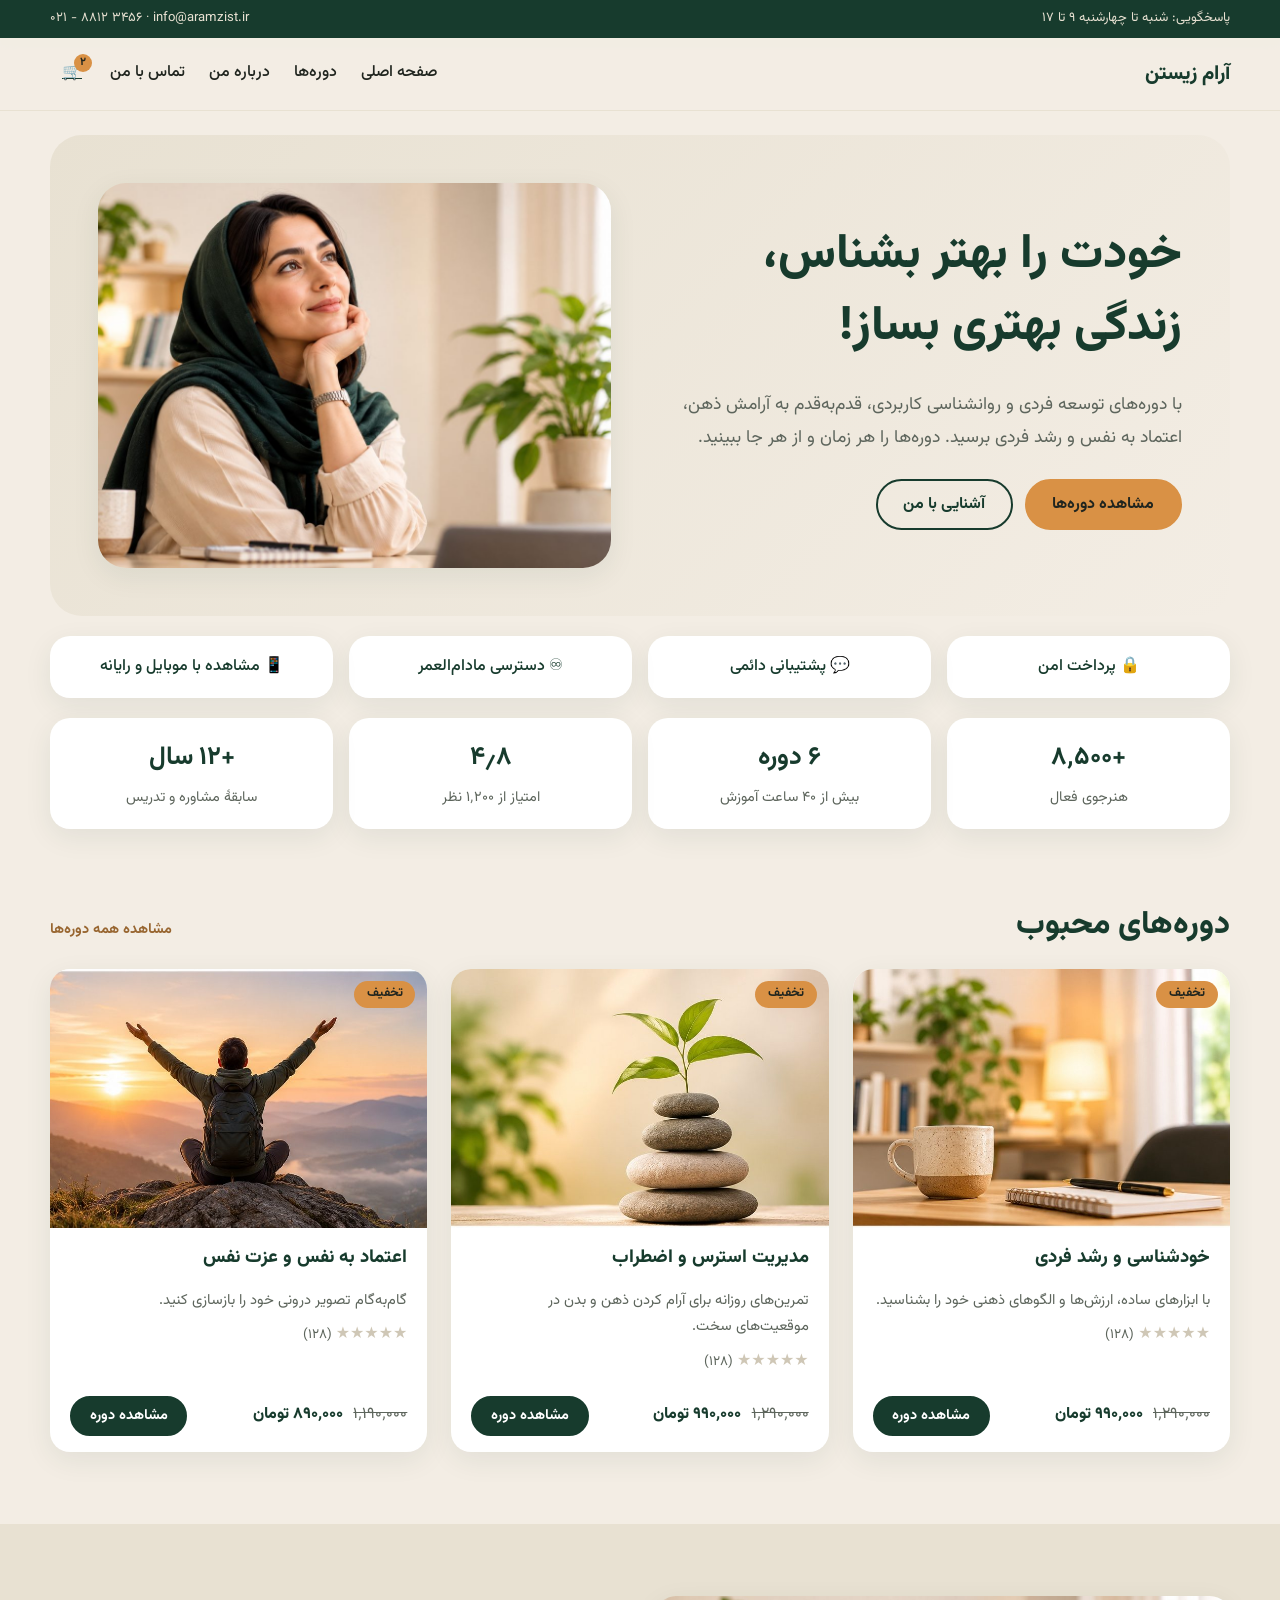
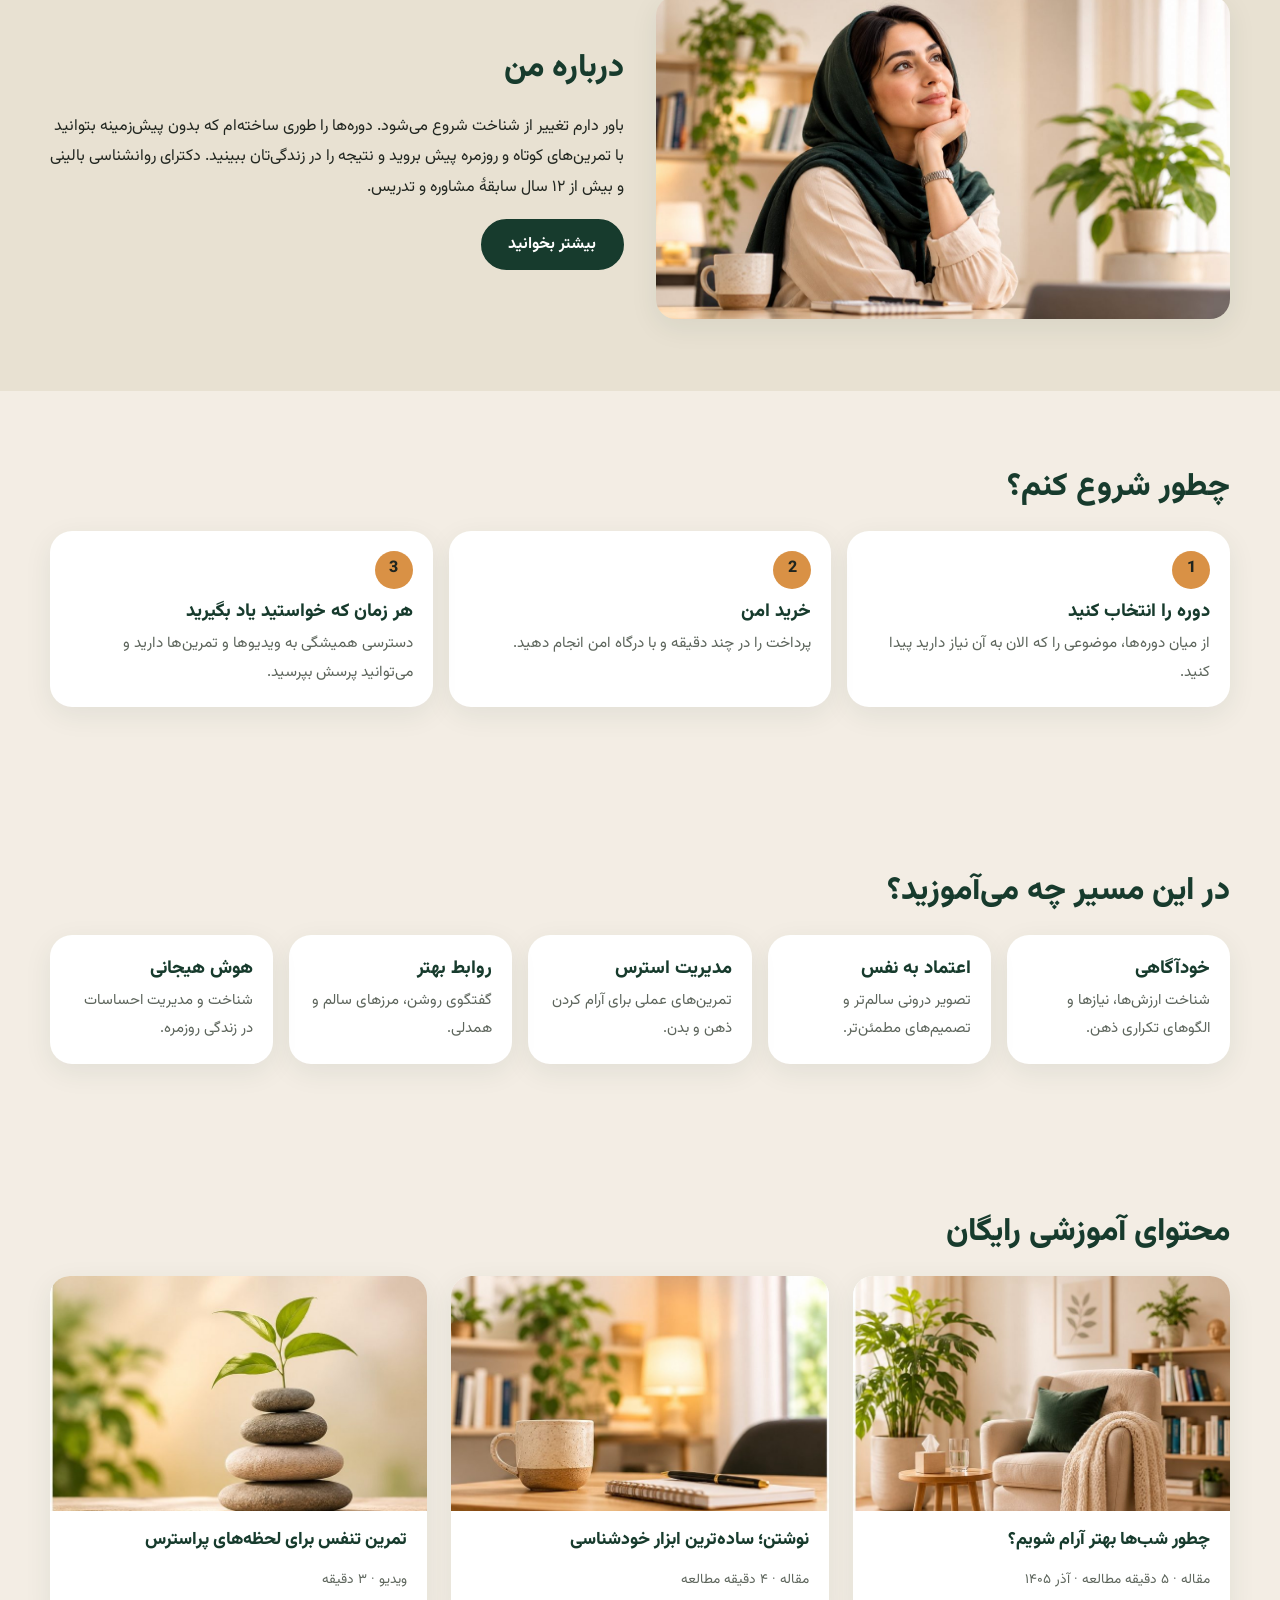
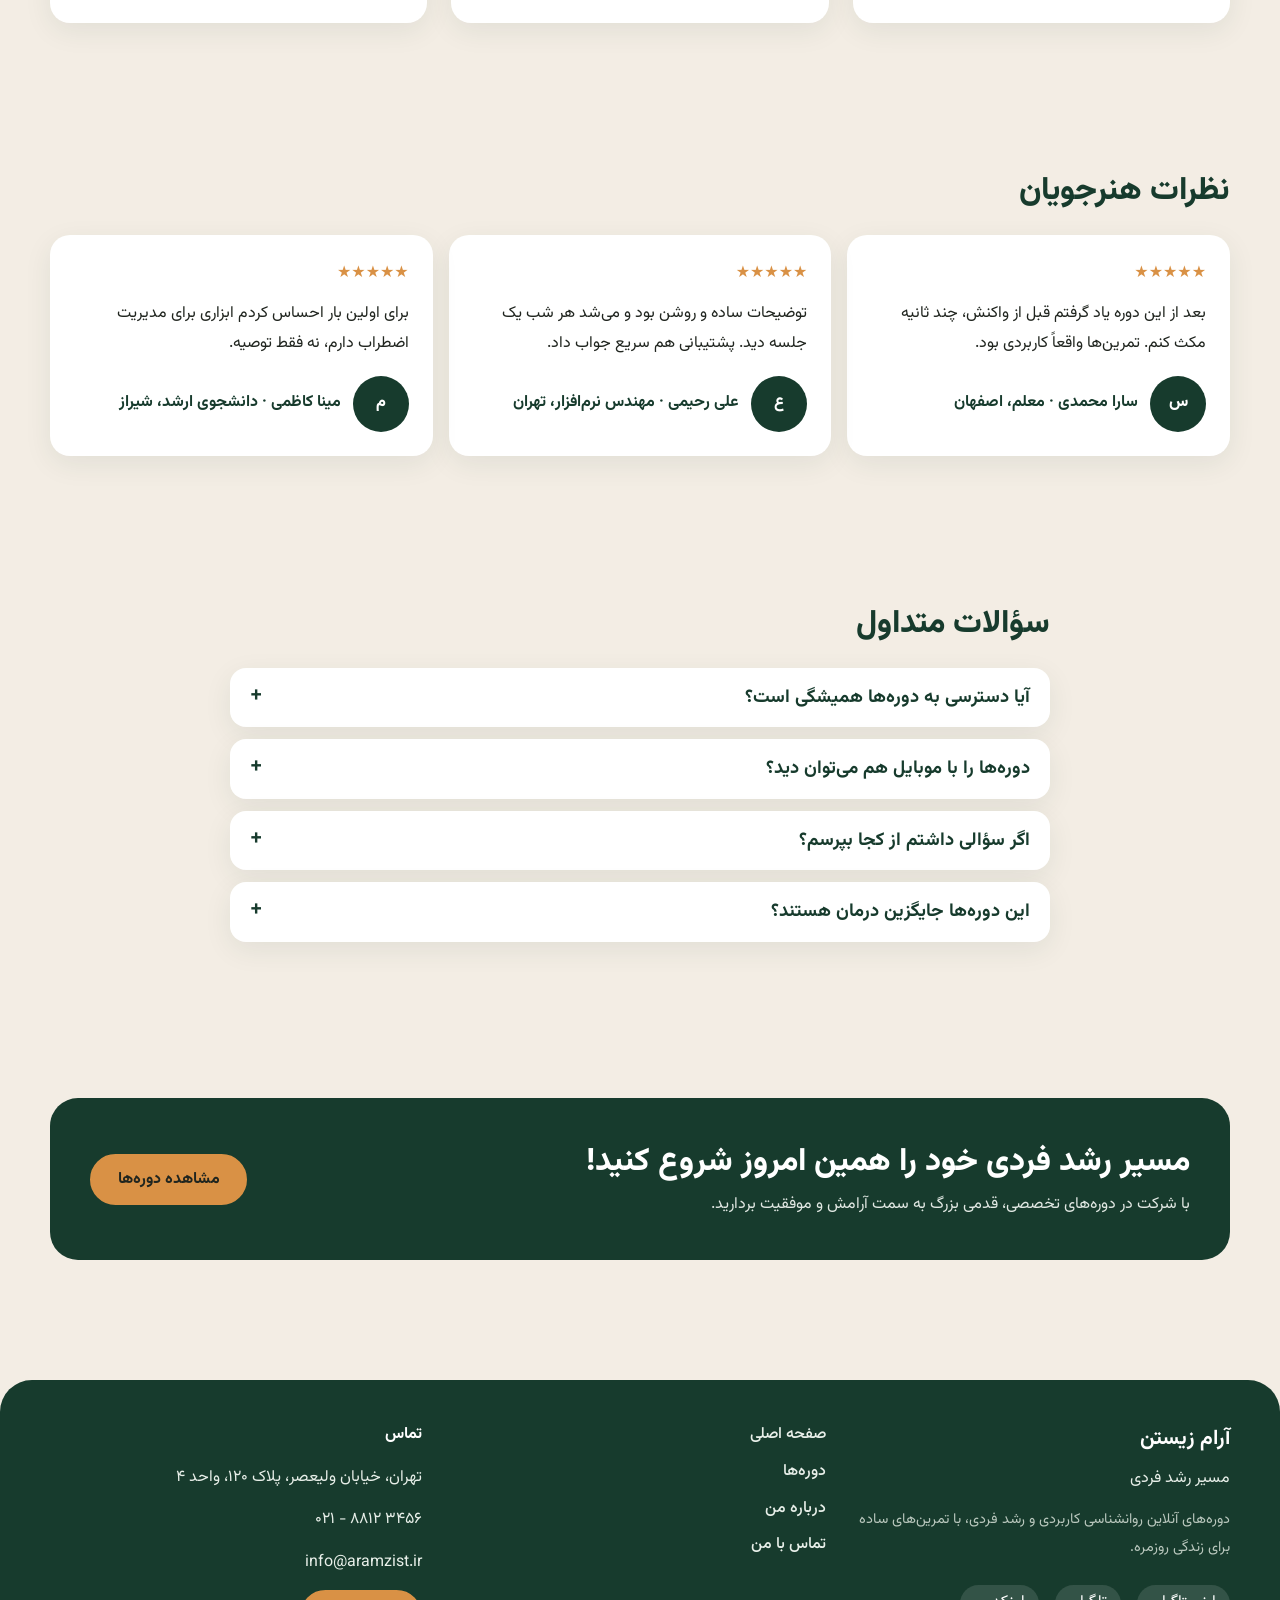
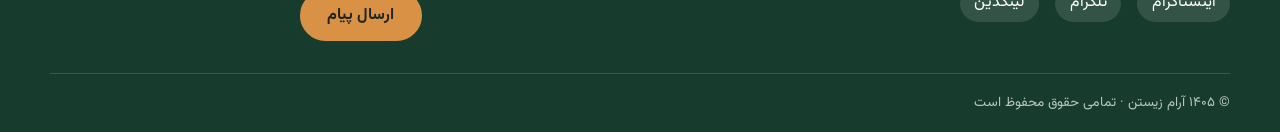
<file: index.html>
<!DOCTYPE html><html lang="fa" dir="rtl"><head><meta charset="utf-8"><meta name="viewport" content="width=device-width,initial-scale=1"><title>صفحه اصلی | آرام زیستن</title><meta name="description" content="دوره‌های آنلاین روانشناسی کاربردی و رشد فردی"><link rel="stylesheet" href="https://fonts.googleapis.com/css2?family=Vazirmatn:wght@300;400;500;700;800&display=swap"><link rel="stylesheet" href="assets/main.css"><link rel="stylesheet" href="assets/preview.css"></head><body><div class="topbar"><div class="wrap"><span>پاسخگویی: شنبه تا چهارشنبه ۹ تا ۱۷</span><span dir="ltr">۰۲۱ - ۸۸۱۲ ۳۴۵۶ · info@aramzist.ir</span></div></div><header class="site-header"><div class="wrap header-row"><button class="icon-btn nav-toggle" aria-expanded="false" aria-controls="primary-nav" aria-label="منو">☰</button><a class="brand" href="index.html"><span class="brand-name">آرام زیستن</span></a><nav id="primary-nav" class="primary-nav"><ul class="menu"><li><a href="index.html">صفحه اصلی</a></li><li><a href="shop.html">دوره‌ها</a></li><li><a href="about.html">درباره من</a></li><li><a href="contact.html">تماس با من</a></li></ul></nav><div class="header-tools"><a class="icon-btn" href="cart.html" aria-label="سبد خرید">🛒<span class="cart-count">۲</span></a></div></div></header><main><section class="hero"><div class="wrap hero-grid"><div class="hero-text"><h1>خودت را بهتر بشناس، زندگی بهتری بساز!</h1><p>با دوره‌های توسعه فردی و روانشناسی کاربردی، قدم‌به‌قدم به آرامش ذهن، اعتماد به نفس و رشد فردی برسید. دوره‌ها را هر زمان و از هر جا ببینید.</p><div class="actions"><a class="btn btn-orange" href="shop.html">مشاهده دوره‌ها</a><a class="btn btn-ghost" href="about.html">آشنایی با من</a></div></div><figure class="hero-figure"><img src="assets/portrait.jpg" alt="روانشناس و مدرس دوره‌ها" width="1400" height="788" fetchpriority="high"></figure></div><ul class="wrap trust"><li>🔒 پرداخت امن</li><li>💬 پشتیبانی دائمی</li><li>♾ دسترسی مادام‌العمر</li><li>📱 مشاهده با موبایل و رایانه</li></ul></section><div class="wrap"><div class="stats"><div><strong>+۸٬۵۰۰</strong><span>هنرجوی فعال</span></div><div><strong>۶ دوره</strong><span>بیش از ۴۰ ساعت آموزش</span></div><div><strong>۴٫۸</strong><span>امتیاز از ۱٬۲۰۰ نظر</span></div><div><strong>+۱۲ سال</strong><span>سابقهٔ مشاوره و تدریس</span></div></div></div><section class="section wrap"><div class="sec-head"><h2 class="sec-title">دوره‌های محبوب</h2><a class="more" href="shop.html">مشاهده همه دوره‌ها</a></div><div class="course-grid"><article class="course-card"><a class="course-thumb" href="product.html"><img src="assets/courses/01.jpg" alt="خودشناسی و رشد فردی" width="768" height="512" loading="lazy"><span class="badge">تخفیف</span></a><div class="course-body"><h3><a href="product.html">خودشناسی و رشد فردی</a></h3><p>با ابزارهای ساده، ارزش‌ها و الگوهای ذهنی خود را بشناسید.</p><div class="course-meta"><span class="stars">★★★★★</span> <span class="muted">(۱۲۸)</span></div><div class="course-foot"><span class="price"><del>۱٬۲۹۰٬۰۰۰</del> ۹۹۰٬۰۰۰ تومان</span><a class="btn btn-sm" href="product.html">مشاهده دوره</a></div></div></article><article class="course-card"><a class="course-thumb" href="product.html"><img src="assets/courses/02.jpg" alt="مدیریت استرس و اضطراب" width="768" height="512" loading="lazy"><span class="badge">تخفیف</span></a><div class="course-body"><h3><a href="product.html">مدیریت استرس و اضطراب</a></h3><p>تمرین‌های روزانه برای آرام کردن ذهن و بدن در موقعیت‌های سخت.</p><div class="course-meta"><span class="stars">★★★★★</span> <span class="muted">(۱۲۸)</span></div><div class="course-foot"><span class="price"><del>۱٬۲۹۰٬۰۰۰</del> ۹۹۰٬۰۰۰ تومان</span><a class="btn btn-sm" href="product.html">مشاهده دوره</a></div></div></article><article class="course-card"><a class="course-thumb" href="product.html"><img src="assets/courses/03.jpg" alt="اعتماد به نفس و عزت نفس" width="768" height="512" loading="lazy"><span class="badge">تخفیف</span></a><div class="course-body"><h3><a href="product.html">اعتماد به نفس و عزت نفس</a></h3><p>گام‌به‌گام تصویر درونی خود را بازسازی کنید.</p><div class="course-meta"><span class="stars">★★★★★</span> <span class="muted">(۱۲۸)</span></div><div class="course-foot"><span class="price"><del>۱٬۱۹۰٬۰۰۰</del> ۸۹۰٬۰۰۰ تومان</span><a class="btn btn-sm" href="product.html">مشاهده دوره</a></div></div></article></div></section><section class="section about-strip"><div class="wrap split"><img src="assets/portrait.jpg" alt="" width="700" height="394" loading="lazy"><div><h2 class="sec-title">درباره من</h2><p>باور دارم تغییر از شناخت شروع می‌شود. دوره‌ها را طوری ساخته‌ام که بدون پیش‌زمینه بتوانید با تمرین‌های کوتاه و روزمره پیش بروید و نتیجه را در زندگی‌تان ببینید. دکترای روانشناسی بالینی و بیش از ۱۲ سال سابقهٔ مشاوره و تدریس.</p><a class="btn" href="about.html">بیشتر بخوانید</a></div></div></section><section class="section wrap"><h2 class="sec-title">چطور شروع کنم؟</h2><ol class="steps"><li><h3>دوره را انتخاب کنید</h3><p>از میان دوره‌ها، موضوعی را که الان به آن نیاز دارید پیدا کنید.</p></li><li><h3>خرید امن</h3><p>پرداخت را در چند دقیقه و با درگاه امن انجام دهید.</p></li><li><h3>هر زمان که خواستید یاد بگیرید</h3><p>دسترسی همیشگی به ویدیوها و تمرین‌ها دارید و می‌توانید پرسش بپرسید.</p></li></ol></section><section class="section wrap"><h2 class="sec-title">در این مسیر چه می‌آموزید؟</h2><div class="benefit-cards"><article><h3>خودآگاهی</h3><p>شناخت ارزش‌ها، نیازها و الگوهای تکراری ذهن.</p></article><article><h3>اعتماد به نفس</h3><p>تصویر درونی سالم‌تر و تصمیم‌های مطمئن‌تر.</p></article><article><h3>مدیریت استرس</h3><p>تمرین‌های عملی برای آرام کردن ذهن و بدن.</p></article><article><h3>روابط بهتر</h3><p>گفتگوی روشن، مرزهای سالم و همدلی.</p></article><article><h3>هوش هیجانی</h3><p>شناخت و مدیریت احساسات در زندگی روزمره.</p></article></div></section><section class="section wrap"><div class="sec-head"><h2 class="sec-title">محتوای آموزشی رایگان</h2></div><div class="post-grid"><article class="post-card"><a href="#"><img src="assets/courses/04.jpg" alt="" width="768" height="512" loading="lazy"></a><div class="post-card-body"><h3><a href="#">چطور شب‌ها بهتر آرام شویم؟</a></h3><p class="muted">مقاله · ۵ دقیقه مطالعه · آذر ۱۴۰۵</p></div></article><article class="post-card"><a href="#"><img src="assets/courses/01.jpg" alt="" width="768" height="512" loading="lazy"></a><div class="post-card-body"><h3><a href="#">نوشتن؛ ساده‌ترین ابزار خودشناسی</a></h3><p class="muted">مقاله · ۴ دقیقه مطالعه</p></div></article><article class="post-card"><a href="#"><img src="assets/courses/02.jpg" alt="" width="768" height="512" loading="lazy"></a><div class="post-card-body"><h3><a href="#">تمرین تنفس برای لحظه‌های پراسترس</a></h3><p class="muted">ویدیو · ۳ دقیقه</p></div></article></div></section><section class="section wrap"><h2 class="sec-title">نظرات هنرجویان</h2><div class="review-grid"><blockquote class="review"><span class="stars on" style="color:var(--orange)">★★★★★</span><p>بعد از این دوره یاد گرفتم قبل از واکنش، چند ثانیه مکث کنم. تمرین‌ها واقعاً کاربردی بود.</p><footer><span class="avatar">س</span><cite>سارا محمدی · معلم، اصفهان</cite></footer></blockquote><blockquote class="review"><span class="stars on" style="color:var(--orange)">★★★★★</span><p>توضیحات ساده و روشن بود و می‌شد هر شب یک جلسه دید. پشتیبانی هم سریع جواب داد.</p><footer><span class="avatar">ع</span><cite>علی رحیمی · مهندس نرم‌افزار، تهران</cite></footer></blockquote><blockquote class="review"><span class="stars on" style="color:var(--orange)">★★★★★</span><p>برای اولین بار احساس کردم ابزاری برای مدیریت اضطراب دارم، نه فقط توصیه.</p><footer><span class="avatar">م</span><cite>مینا کاظمی · دانشجوی ارشد، شیراز</cite></footer></blockquote></div></section><section class="section wrap narrow"><h2 class="sec-title">سؤالات متداول</h2><div class="faq"><div class="faq-item"><h3><button aria-expanded="false" aria-controls="f0">آیا دسترسی به دوره‌ها همیشگی است؟</button></h3><div id="f0" class="faq-panel" hidden>بله، پس از خرید، دسترسی به ویدیوها و تمرین‌های هر دوره محدود به زمان نیست.</div></div><div class="faq-item"><h3><button aria-expanded="false" aria-controls="f1">دوره‌ها را با موبایل هم می‌توان دید؟</button></h3><div id="f1" class="faq-panel" hidden>بله، سایت برای موبایل، تبلت و رایانه طراحی شده است.</div></div><div class="faq-item"><h3><button aria-expanded="false" aria-controls="f2">اگر سؤالی داشتم از کجا بپرسم؟</button></h3><div id="f2" class="faq-panel" hidden>از صفحهٔ تماس پیام بگذارید؛ در سریع‌ترین زمان پاسخ می‌دهم.</div></div><div class="faq-item"><h3><button aria-expanded="false" aria-controls="f3">این دوره‌ها جایگزین درمان هستند؟</button></h3><div id="f3" class="faq-panel" hidden>خیر. این دوره‌ها آموزشی‌اند و جایگزین مشاوره یا درمان تخصصی نیستند.</div></div></div></section><section class="wrap section"><div class="cta-band"><div><h2>مسیر رشد فردی خود را همین امروز شروع کنید!</h2><p>با شرکت در دوره‌های تخصصی، قدمی بزرگ به سمت آرامش و موفقیت بردارید.</p></div><a class="btn btn-orange" href="shop.html">مشاهده دوره‌ها</a></div></section></main><footer class="site-footer"><div class="wrap footer-row"><div class="footer-brand"><strong>آرام زیستن</strong><span>مسیر رشد فردی</span><p style="margin:.5rem 0;color:#b9c7bd;font-size:.9rem">دوره‌های آنلاین روانشناسی کاربردی و رشد فردی، با تمرین‌های ساده برای زندگی روزمره.</p><div class="social"><a href="#">اینستاگرام</a><a href="#">تلگرام</a><a href="#">لینکدین</a></div></div><nav><ul class="menu"><li><a href="index.html">صفحه اصلی</a></li><li><a href="shop.html">دوره‌ها</a></li><li><a href="about.html">درباره من</a></li><li><a href="contact.html">تماس با من</a></li></ul></nav><div class="newsletter"><strong style="color:#fff">تماس</strong><span>تهران، خیابان ولیعصر، پلاک ۱۲۰، واحد ۴</span><span dir="ltr">۰۲۱ - ۸۸۱۲ ۳۴۵۶</span><span dir="ltr">info@aramzist.ir</span><a class="btn" href="contact.html">ارسال پیام</a></div></div><div class="wrap copy">© ۱۴۰۵ آرام زیستن · تمامی حقوق محفوظ است</div></footer><script>var n=document.querySelector('.nav-toggle'),m=document.getElementById('primary-nav');n.onclick=function(){var o=m.classList.toggle('open');n.setAttribute('aria-expanded',o)};
document.querySelectorAll('.faq-item button').forEach(function(b){b.onclick=function(){var o=b.getAttribute('aria-expanded')=='true';b.setAttribute('aria-expanded',!o);document.getElementById(b.getAttribute('aria-controls')).hidden=o}});
document.querySelectorAll('[data-tabs]').forEach(function(t){var bs=t.querySelectorAll('.tabs-bar button'),ps=t.querySelectorAll('.panel-box');bs.forEach(function(b,i){b.onclick=function(){bs.forEach(function(x){x.classList.remove('on')});ps.forEach(function(p){p.hidden=true});b.classList.add('on');ps[i].hidden=false}})});
document.querySelectorAll('[data-slider]').forEach(function(s){var t=s.querySelector('.slider-track');s.querySelector('.slider-next').onclick=function(){t.scrollBy({left:-t.clientWidth*.8,behavior:'smooth'})};s.querySelector('.slider-prev').onclick=function(){t.scrollBy({left:t.clientWidth*.8,behavior:'smooth'})}});</script></body></html>
</file>
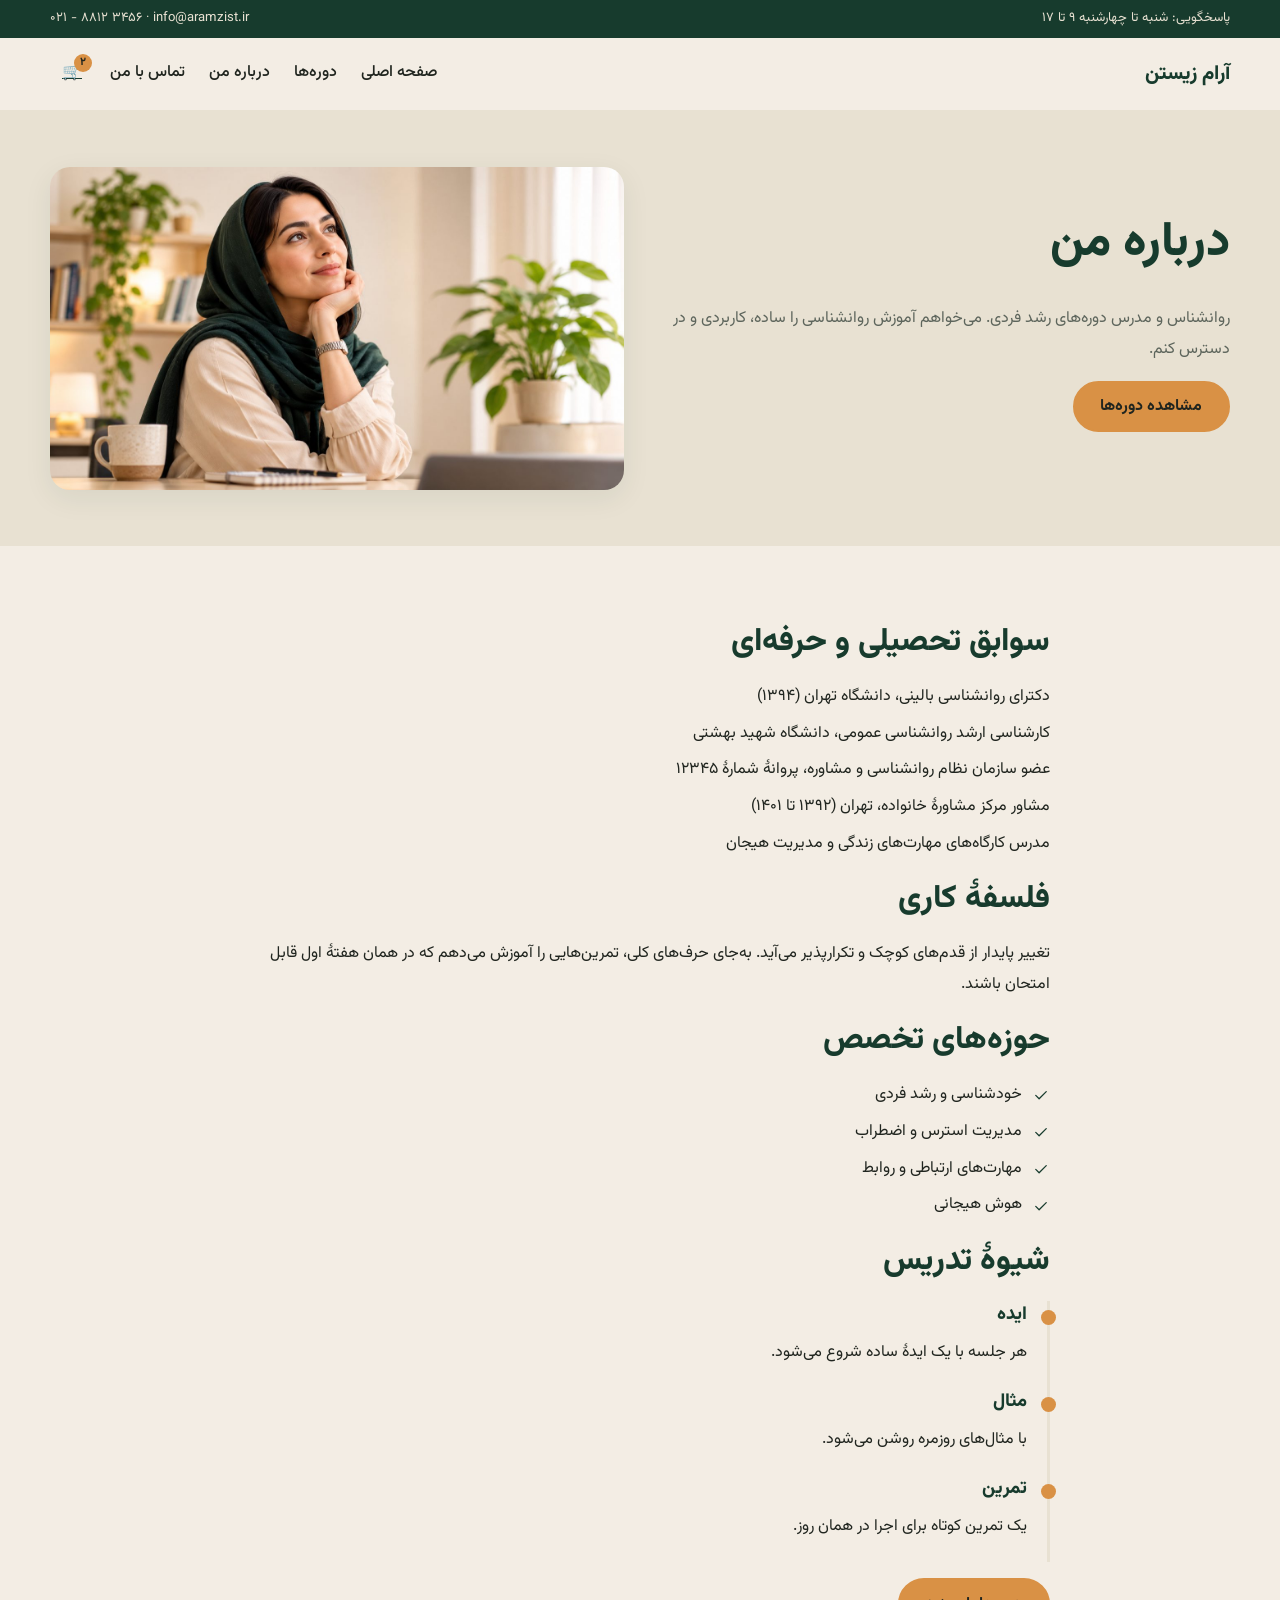
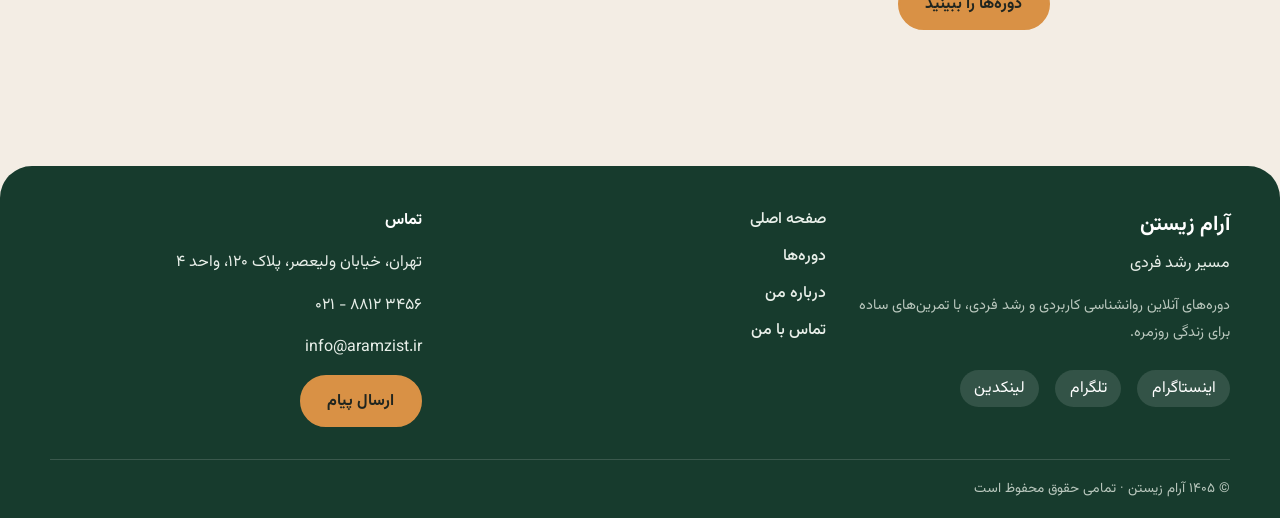
<file: about.html>
<!DOCTYPE html><html lang="fa" dir="rtl"><head><meta charset="utf-8"><meta name="viewport" content="width=device-width,initial-scale=1"><title>درباره من | آرام زیستن</title><meta name="description" content="معرفی روانشناس و مدرس"><link rel="stylesheet" href="https://fonts.googleapis.com/css2?family=Vazirmatn:wght@300;400;500;700;800&display=swap"><link rel="stylesheet" href="assets/main.css"><link rel="stylesheet" href="assets/preview.css"></head><body><div class="topbar"><div class="wrap"><span>پاسخگویی: شنبه تا چهارشنبه ۹ تا ۱۷</span><span dir="ltr">۰۲۱ - ۸۸۱۲ ۳۴۵۶ · info@aramzist.ir</span></div></div><header class="site-header"><div class="wrap header-row"><button class="icon-btn nav-toggle" aria-expanded="false" aria-controls="primary-nav" aria-label="منو">☰</button><a class="brand" href="index.html"><span class="brand-name">آرام زیستن</span></a><nav id="primary-nav" class="primary-nav"><ul class="menu"><li><a href="index.html">صفحه اصلی</a></li><li><a href="shop.html">دوره‌ها</a></li><li><a href="about.html">درباره من</a></li><li><a href="contact.html">تماس با من</a></li></ul></nav><div class="header-tools"><a class="icon-btn" href="cart.html" aria-label="سبد خرید">🛒<span class="cart-count">۲</span></a></div></div></header><main><section class="page-hero"><div class="wrap split"><div><h1>درباره من</h1><p>روانشناس و مدرس دوره‌های رشد فردی. می‌خواهم آموزش روانشناسی را ساده، کاربردی و در دسترس کنم.</p><p><a class="btn btn-orange" href="shop.html">مشاهده دوره‌ها</a></p></div><img src="assets/portrait.jpg" alt="" width="700" height="394"></div></section><div class="wrap section narrow entry"><h2>سوابق تحصیلی و حرفه‌ای</h2><ul class="checks"><li>دکترای روانشناسی بالینی، دانشگاه تهران (۱۳۹۴)</li><li>کارشناسی ارشد روانشناسی عمومی، دانشگاه شهید بهشتی</li><li>عضو سازمان نظام روانشناسی و مشاوره، پروانهٔ شمارهٔ ۱۲۳۴۵</li><li>مشاور مرکز مشاورهٔ خانواده، تهران (۱۳۹۲ تا ۱۴۰۱)</li><li>مدرس کارگاه‌های مهارت‌های زندگی و مدیریت هیجان</li></ul><h2>فلسفهٔ کاری</h2><p>تغییر پایدار از قدم‌های کوچک و تکرارپذیر می‌آید. به‌جای حرف‌های کلی، تمرین‌هایی را آموزش می‌دهم که در همان هفتهٔ اول قابل امتحان باشند.</p><h2>حوزه‌های تخصص</h2><ul class="checks"><li><svg class="icon" viewBox="0 0 24 24" width="18" height="18" fill="none" stroke="currentColor" stroke-width="1.7" stroke-linecap="round" stroke-linejoin="round"><path d="M5 12.5l4.5 4.5L19 7.5"/></svg>خودشناسی و رشد فردی</li><li><svg class="icon" viewBox="0 0 24 24" width="18" height="18" fill="none" stroke="currentColor" stroke-width="1.7" stroke-linecap="round" stroke-linejoin="round"><path d="M5 12.5l4.5 4.5L19 7.5"/></svg>مدیریت استرس و اضطراب</li><li><svg class="icon" viewBox="0 0 24 24" width="18" height="18" fill="none" stroke="currentColor" stroke-width="1.7" stroke-linecap="round" stroke-linejoin="round"><path d="M5 12.5l4.5 4.5L19 7.5"/></svg>مهارت‌های ارتباطی و روابط</li><li><svg class="icon" viewBox="0 0 24 24" width="18" height="18" fill="none" stroke="currentColor" stroke-width="1.7" stroke-linecap="round" stroke-linejoin="round"><path d="M5 12.5l4.5 4.5L19 7.5"/></svg>هوش هیجانی</li></ul><h2>شیوهٔ تدریس</h2><ol class="timeline"><li><h3>ایده</h3>هر جلسه با یک ایدهٔ ساده شروع می‌شود.</li><li><h3>مثال</h3>با مثال‌های روزمره روشن می‌شود.</li><li><h3>تمرین</h3>یک تمرین کوتاه برای اجرا در همان روز.</li></ol><p><a class="btn btn-orange" href="shop.html">دوره‌ها را ببینید</a></p></div></main><footer class="site-footer"><div class="wrap footer-row"><div class="footer-brand"><strong>آرام زیستن</strong><span>مسیر رشد فردی</span><p style="margin:.5rem 0;color:#b9c7bd;font-size:.9rem">دوره‌های آنلاین روانشناسی کاربردی و رشد فردی، با تمرین‌های ساده برای زندگی روزمره.</p><div class="social"><a href="#">اینستاگرام</a><a href="#">تلگرام</a><a href="#">لینکدین</a></div></div><nav><ul class="menu"><li><a href="index.html">صفحه اصلی</a></li><li><a href="shop.html">دوره‌ها</a></li><li><a href="about.html">درباره من</a></li><li><a href="contact.html">تماس با من</a></li></ul></nav><div class="newsletter"><strong style="color:#fff">تماس</strong><span>تهران، خیابان ولیعصر، پلاک ۱۲۰، واحد ۴</span><span dir="ltr">۰۲۱ - ۸۸۱۲ ۳۴۵۶</span><span dir="ltr">info@aramzist.ir</span><a class="btn" href="contact.html">ارسال پیام</a></div></div><div class="wrap copy">© ۱۴۰۵ آرام زیستن · تمامی حقوق محفوظ است</div></footer><script>var n=document.querySelector('.nav-toggle'),m=document.getElementById('primary-nav');n.onclick=function(){var o=m.classList.toggle('open');n.setAttribute('aria-expanded',o)};
document.querySelectorAll('.faq-item button').forEach(function(b){b.onclick=function(){var o=b.getAttribute('aria-expanded')=='true';b.setAttribute('aria-expanded',!o);document.getElementById(b.getAttribute('aria-controls')).hidden=o}});
document.querySelectorAll('[data-tabs]').forEach(function(t){var bs=t.querySelectorAll('.tabs-bar button'),ps=t.querySelectorAll('.panel-box');bs.forEach(function(b,i){b.onclick=function(){bs.forEach(function(x){x.classList.remove('on')});ps.forEach(function(p){p.hidden=true});b.classList.add('on');ps[i].hidden=false}})});
document.querySelectorAll('[data-slider]').forEach(function(s){var t=s.querySelector('.slider-track');s.querySelector('.slider-next').onclick=function(){t.scrollBy({left:-t.clientWidth*.8,behavior:'smooth'})};s.querySelector('.slider-prev').onclick=function(){t.scrollBy({left:t.clientWidth*.8,behavior:'smooth'})}});</script></body></html>
</file>
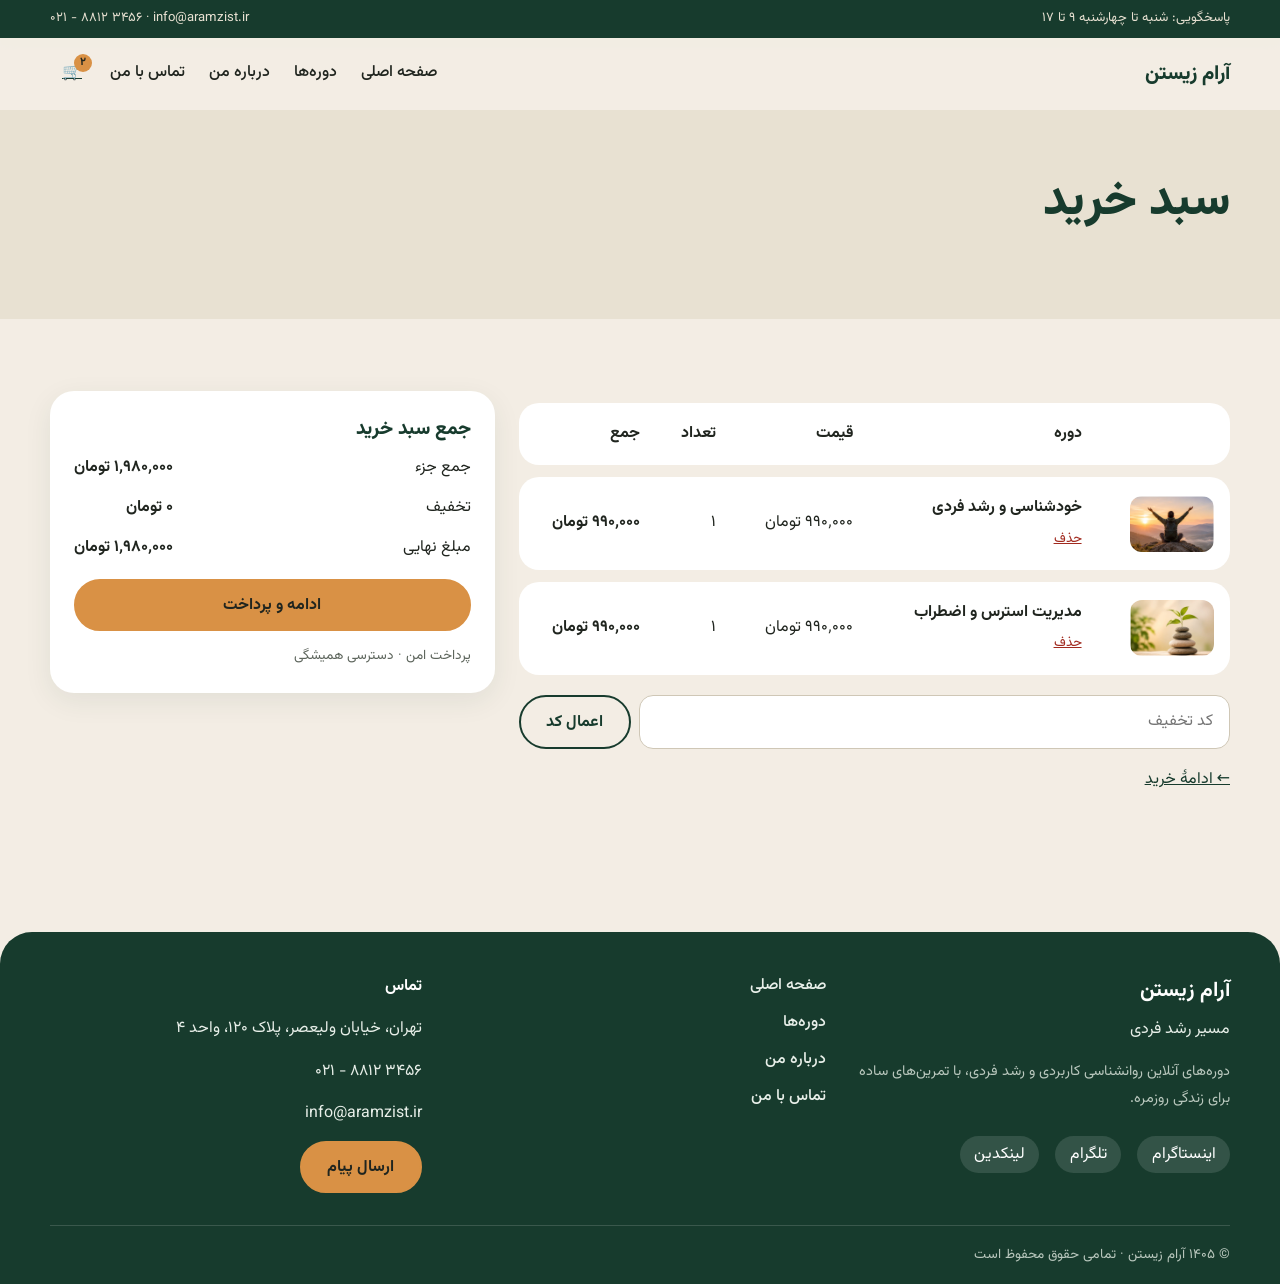
<file: cart.html>
<!DOCTYPE html><html lang="fa" dir="rtl"><head><meta charset="utf-8"><meta name="viewport" content="width=device-width,initial-scale=1"><title>سبد خرید | آرام زیستن</title><meta name="description" content="سبد خرید"><link rel="stylesheet" href="https://fonts.googleapis.com/css2?family=Vazirmatn:wght@300;400;500;700;800&display=swap"><link rel="stylesheet" href="assets/main.css"><link rel="stylesheet" href="assets/preview.css"></head><body><div class="topbar"><div class="wrap"><span>پاسخگویی: شنبه تا چهارشنبه ۹ تا ۱۷</span><span dir="ltr">۰۲۱ - ۸۸۱۲ ۳۴۵۶ · info@aramzist.ir</span></div></div><header class="site-header"><div class="wrap header-row"><button class="icon-btn nav-toggle" aria-expanded="false" aria-controls="primary-nav" aria-label="منو">☰</button><a class="brand" href="index.html"><span class="brand-name">آرام زیستن</span></a><nav id="primary-nav" class="primary-nav"><ul class="menu"><li><a href="index.html">صفحه اصلی</a></li><li><a href="shop.html">دوره‌ها</a></li><li><a href="about.html">درباره من</a></li><li><a href="contact.html">تماس با من</a></li></ul></nav><div class="header-tools"><a class="icon-btn" href="cart.html" aria-label="سبد خرید">🛒<span class="cart-count">۲</span></a></div></div></header><main><section class="page-hero"><div class="wrap"><h1>سبد خرید</h1></div></section><div class="wrap section cart-grid"><div><table class="cart-table"><thead><tr><th></th><th>دوره</th><th>قیمت</th><th>تعداد</th><th>جمع</th></tr></thead><tbody><tr><td><img src="assets/courses/03.jpg" alt=""></td><td><strong>خودشناسی و رشد فردی</strong><br><a href="#" style="color:#a12a1f;font-size:.85rem">حذف</a></td><td>۹۹۰٬۰۰۰ تومان</td><td>۱</td><td><strong>۹۹۰٬۰۰۰ تومان</strong></td></tr><tr><td><img src="assets/courses/02.jpg" alt=""></td><td><strong>مدیریت استرس و اضطراب</strong><br><a href="#" style="color:#a12a1f;font-size:.85rem">حذف</a></td><td>۹۹۰٬۰۰۰ تومان</td><td>۱</td><td><strong>۹۹۰٬۰۰۰ تومان</strong></td></tr></tbody></table><div class="coupon"><input type="text" placeholder="کد تخفیف"><button class="btn btn-ghost">اعمال کد</button></div><p><a href="shop.html">← ادامهٔ خرید</a></p></div><aside class="totals"><h2 style="font-size:1.2rem">جمع سبد خرید</h2><dl><dt>جمع جزء</dt><dd>۱٬۹۸۰٬۰۰۰ تومان</dd><dt>تخفیف</dt><dd>۰ تومان</dd><dt>مبلغ نهایی</dt><dd>۱٬۹۸۰٬۰۰۰ تومان</dd></dl><a class="btn btn-orange" style="width:100%" href="#">ادامه و پرداخت</a><p class="muted" style="margin:.75rem 0 0">پرداخت امن · دسترسی همیشگی</p></aside></div></main><footer class="site-footer"><div class="wrap footer-row"><div class="footer-brand"><strong>آرام زیستن</strong><span>مسیر رشد فردی</span><p style="margin:.5rem 0;color:#b9c7bd;font-size:.9rem">دوره‌های آنلاین روانشناسی کاربردی و رشد فردی، با تمرین‌های ساده برای زندگی روزمره.</p><div class="social"><a href="#">اینستاگرام</a><a href="#">تلگرام</a><a href="#">لینکدین</a></div></div><nav><ul class="menu"><li><a href="index.html">صفحه اصلی</a></li><li><a href="shop.html">دوره‌ها</a></li><li><a href="about.html">درباره من</a></li><li><a href="contact.html">تماس با من</a></li></ul></nav><div class="newsletter"><strong style="color:#fff">تماس</strong><span>تهران، خیابان ولیعصر، پلاک ۱۲۰، واحد ۴</span><span dir="ltr">۰۲۱ - ۸۸۱۲ ۳۴۵۶</span><span dir="ltr">info@aramzist.ir</span><a class="btn" href="contact.html">ارسال پیام</a></div></div><div class="wrap copy">© ۱۴۰۵ آرام زیستن · تمامی حقوق محفوظ است</div></footer><script>var n=document.querySelector('.nav-toggle'),m=document.getElementById('primary-nav');n.onclick=function(){var o=m.classList.toggle('open');n.setAttribute('aria-expanded',o)};
document.querySelectorAll('.faq-item button').forEach(function(b){b.onclick=function(){var o=b.getAttribute('aria-expanded')=='true';b.setAttribute('aria-expanded',!o);document.getElementById(b.getAttribute('aria-controls')).hidden=o}});
document.querySelectorAll('[data-tabs]').forEach(function(t){var bs=t.querySelectorAll('.tabs-bar button'),ps=t.querySelectorAll('.panel-box');bs.forEach(function(b,i){b.onclick=function(){bs.forEach(function(x){x.classList.remove('on')});ps.forEach(function(p){p.hidden=true});b.classList.add('on');ps[i].hidden=false}})});
document.querySelectorAll('[data-slider]').forEach(function(s){var t=s.querySelector('.slider-track');s.querySelector('.slider-next').onclick=function(){t.scrollBy({left:-t.clientWidth*.8,behavior:'smooth'})};s.querySelector('.slider-prev').onclick=function(){t.scrollBy({left:t.clientWidth*.8,behavior:'smooth'})}});</script></body></html>
</file>
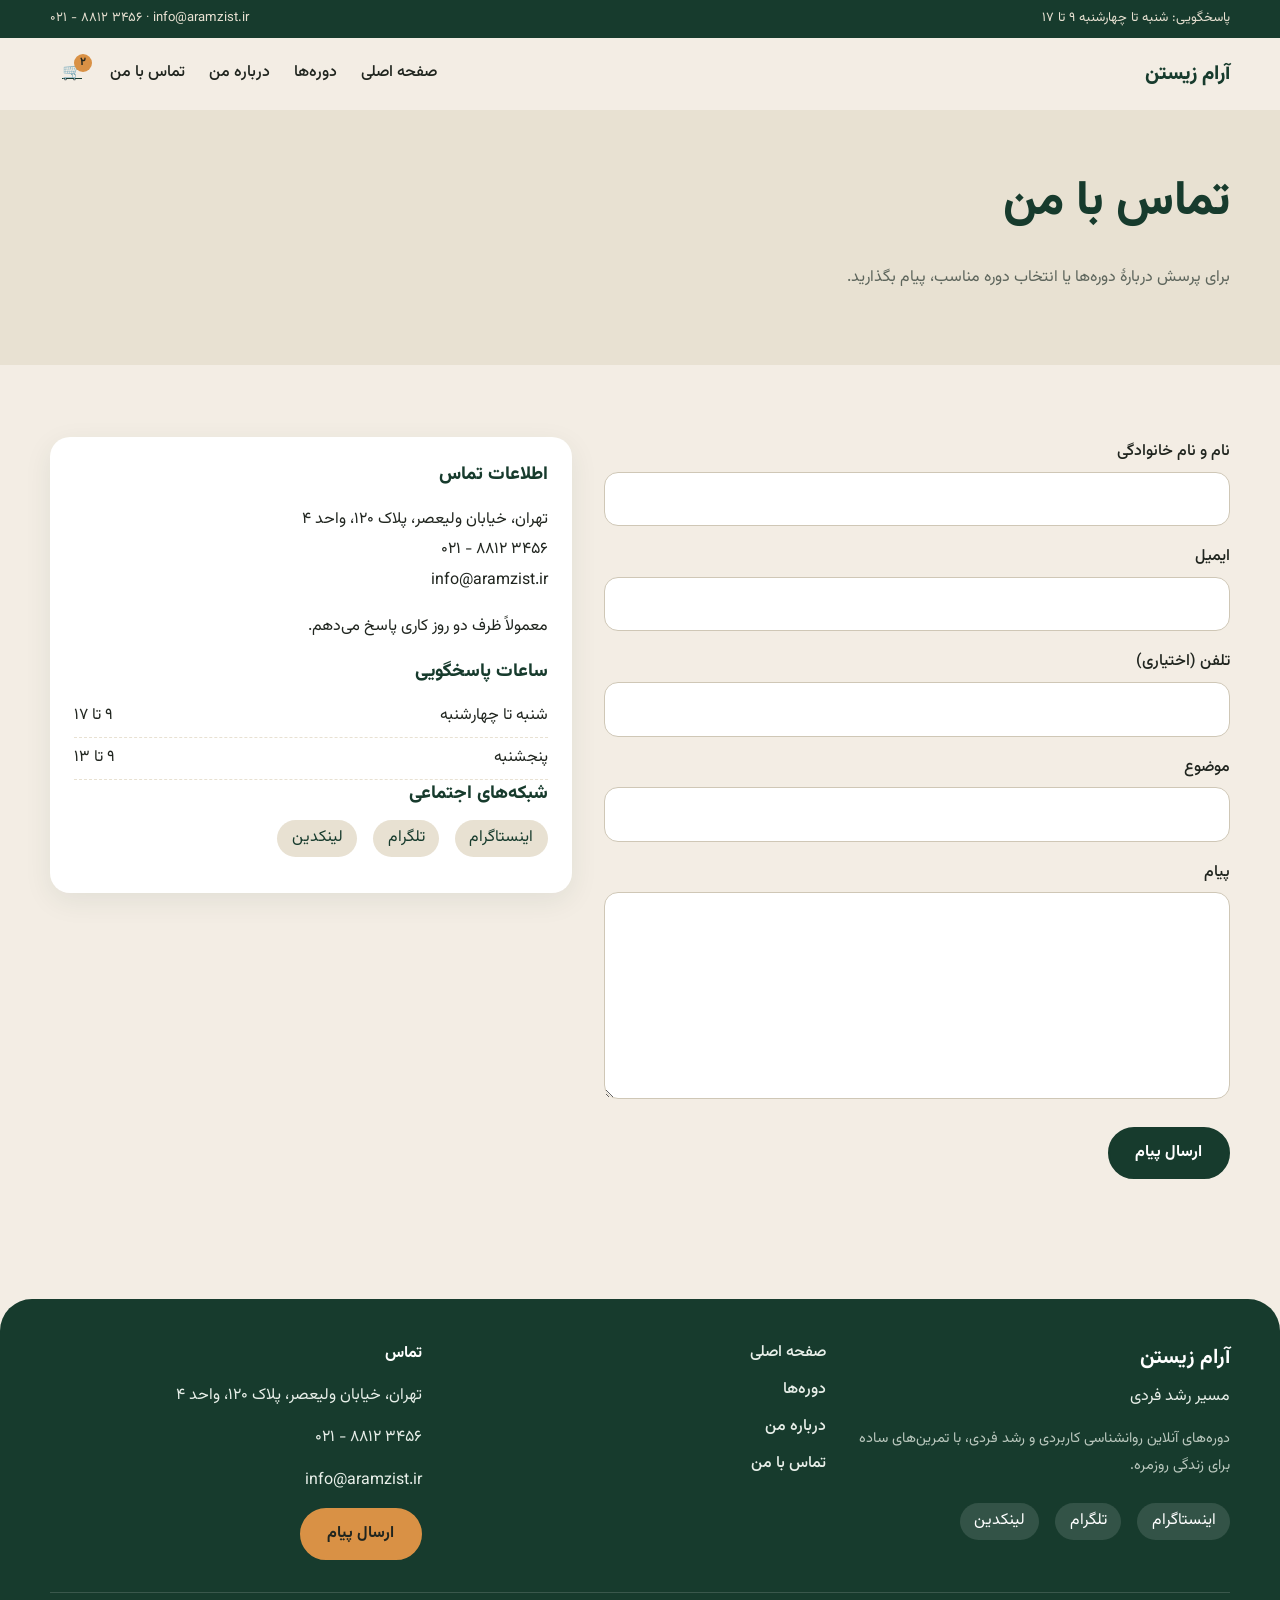
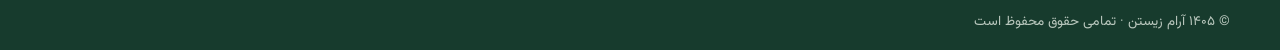
<file: contact.html>
<!DOCTYPE html><html lang="fa" dir="rtl"><head><meta charset="utf-8"><meta name="viewport" content="width=device-width,initial-scale=1"><title>تماس با من | آرام زیستن</title><meta name="description" content="فرم تماس"><link rel="stylesheet" href="https://fonts.googleapis.com/css2?family=Vazirmatn:wght@300;400;500;700;800&display=swap"><link rel="stylesheet" href="assets/main.css"><link rel="stylesheet" href="assets/preview.css"></head><body><div class="topbar"><div class="wrap"><span>پاسخگویی: شنبه تا چهارشنبه ۹ تا ۱۷</span><span dir="ltr">۰۲۱ - ۸۸۱۲ ۳۴۵۶ · info@aramzist.ir</span></div></div><header class="site-header"><div class="wrap header-row"><button class="icon-btn nav-toggle" aria-expanded="false" aria-controls="primary-nav" aria-label="منو">☰</button><a class="brand" href="index.html"><span class="brand-name">آرام زیستن</span></a><nav id="primary-nav" class="primary-nav"><ul class="menu"><li><a href="index.html">صفحه اصلی</a></li><li><a href="shop.html">دوره‌ها</a></li><li><a href="about.html">درباره من</a></li><li><a href="contact.html">تماس با من</a></li></ul></nav><div class="header-tools"><a class="icon-btn" href="cart.html" aria-label="سبد خرید">🛒<span class="cart-count">۲</span></a></div></div></header><main><section class="page-hero"><div class="wrap"><h1>تماس با من</h1><p>برای پرسش دربارهٔ دوره‌ها یا انتخاب دوره مناسب، پیام بگذارید.</p></div></section><div class="wrap section contact-grid"><form class="form" onsubmit="return false"><p><label for="a">نام و نام خانوادگی</label><input id="a" type="text"></p><p><label for="b">ایمیل</label><input id="b" type="email" dir="ltr"></p><p><label for="c">تلفن (اختیاری)</label><input id="c" type="tel" dir="ltr"></p><p><label for="d">موضوع</label><input id="d" type="text"></p><p><label for="e">پیام</label><textarea id="e" rows="6"></textarea></p><button class="btn">ارسال پیام</button></form><aside class="contact-info"><h3>اطلاعات تماس</h3><p>تهران، خیابان ولیعصر، پلاک ۱۲۰، واحد ۴<br><span dir="ltr">۰۲۱ - ۸۸۱۲ ۳۴۵۶</span><br><span dir="ltr">info@aramzist.ir</span></p><p>معمولاً ظرف دو روز کاری پاسخ می‌دهم.</p><h3>ساعات پاسخگویی</h3><ul class="hours"><li><span>شنبه تا چهارشنبه</span><span>۹ تا ۱۷</span></li><li><span>پنجشنبه</span><span>۹ تا ۱۳</span></li></ul><h3>شبکه‌های اجتماعی</h3><div class="social"><a href="#">اینستاگرام</a><a href="#">تلگرام</a><a href="#">لینکدین</a></div></aside></div></main><footer class="site-footer"><div class="wrap footer-row"><div class="footer-brand"><strong>آرام زیستن</strong><span>مسیر رشد فردی</span><p style="margin:.5rem 0;color:#b9c7bd;font-size:.9rem">دوره‌های آنلاین روانشناسی کاربردی و رشد فردی، با تمرین‌های ساده برای زندگی روزمره.</p><div class="social"><a href="#">اینستاگرام</a><a href="#">تلگرام</a><a href="#">لینکدین</a></div></div><nav><ul class="menu"><li><a href="index.html">صفحه اصلی</a></li><li><a href="shop.html">دوره‌ها</a></li><li><a href="about.html">درباره من</a></li><li><a href="contact.html">تماس با من</a></li></ul></nav><div class="newsletter"><strong style="color:#fff">تماس</strong><span>تهران، خیابان ولیعصر، پلاک ۱۲۰، واحد ۴</span><span dir="ltr">۰۲۱ - ۸۸۱۲ ۳۴۵۶</span><span dir="ltr">info@aramzist.ir</span><a class="btn" href="contact.html">ارسال پیام</a></div></div><div class="wrap copy">© ۱۴۰۵ آرام زیستن · تمامی حقوق محفوظ است</div></footer><script>var n=document.querySelector('.nav-toggle'),m=document.getElementById('primary-nav');n.onclick=function(){var o=m.classList.toggle('open');n.setAttribute('aria-expanded',o)};
document.querySelectorAll('.faq-item button').forEach(function(b){b.onclick=function(){var o=b.getAttribute('aria-expanded')=='true';b.setAttribute('aria-expanded',!o);document.getElementById(b.getAttribute('aria-controls')).hidden=o}});
document.querySelectorAll('[data-tabs]').forEach(function(t){var bs=t.querySelectorAll('.tabs-bar button'),ps=t.querySelectorAll('.panel-box');bs.forEach(function(b,i){b.onclick=function(){bs.forEach(function(x){x.classList.remove('on')});ps.forEach(function(p){p.hidden=true});b.classList.add('on');ps[i].hidden=false}})});
document.querySelectorAll('[data-slider]').forEach(function(s){var t=s.querySelector('.slider-track');s.querySelector('.slider-next').onclick=function(){t.scrollBy({left:-t.clientWidth*.8,behavior:'smooth'})};s.querySelector('.slider-prev').onclick=function(){t.scrollBy({left:t.clientWidth*.8,behavior:'smooth'})}});</script></body></html>
</file>
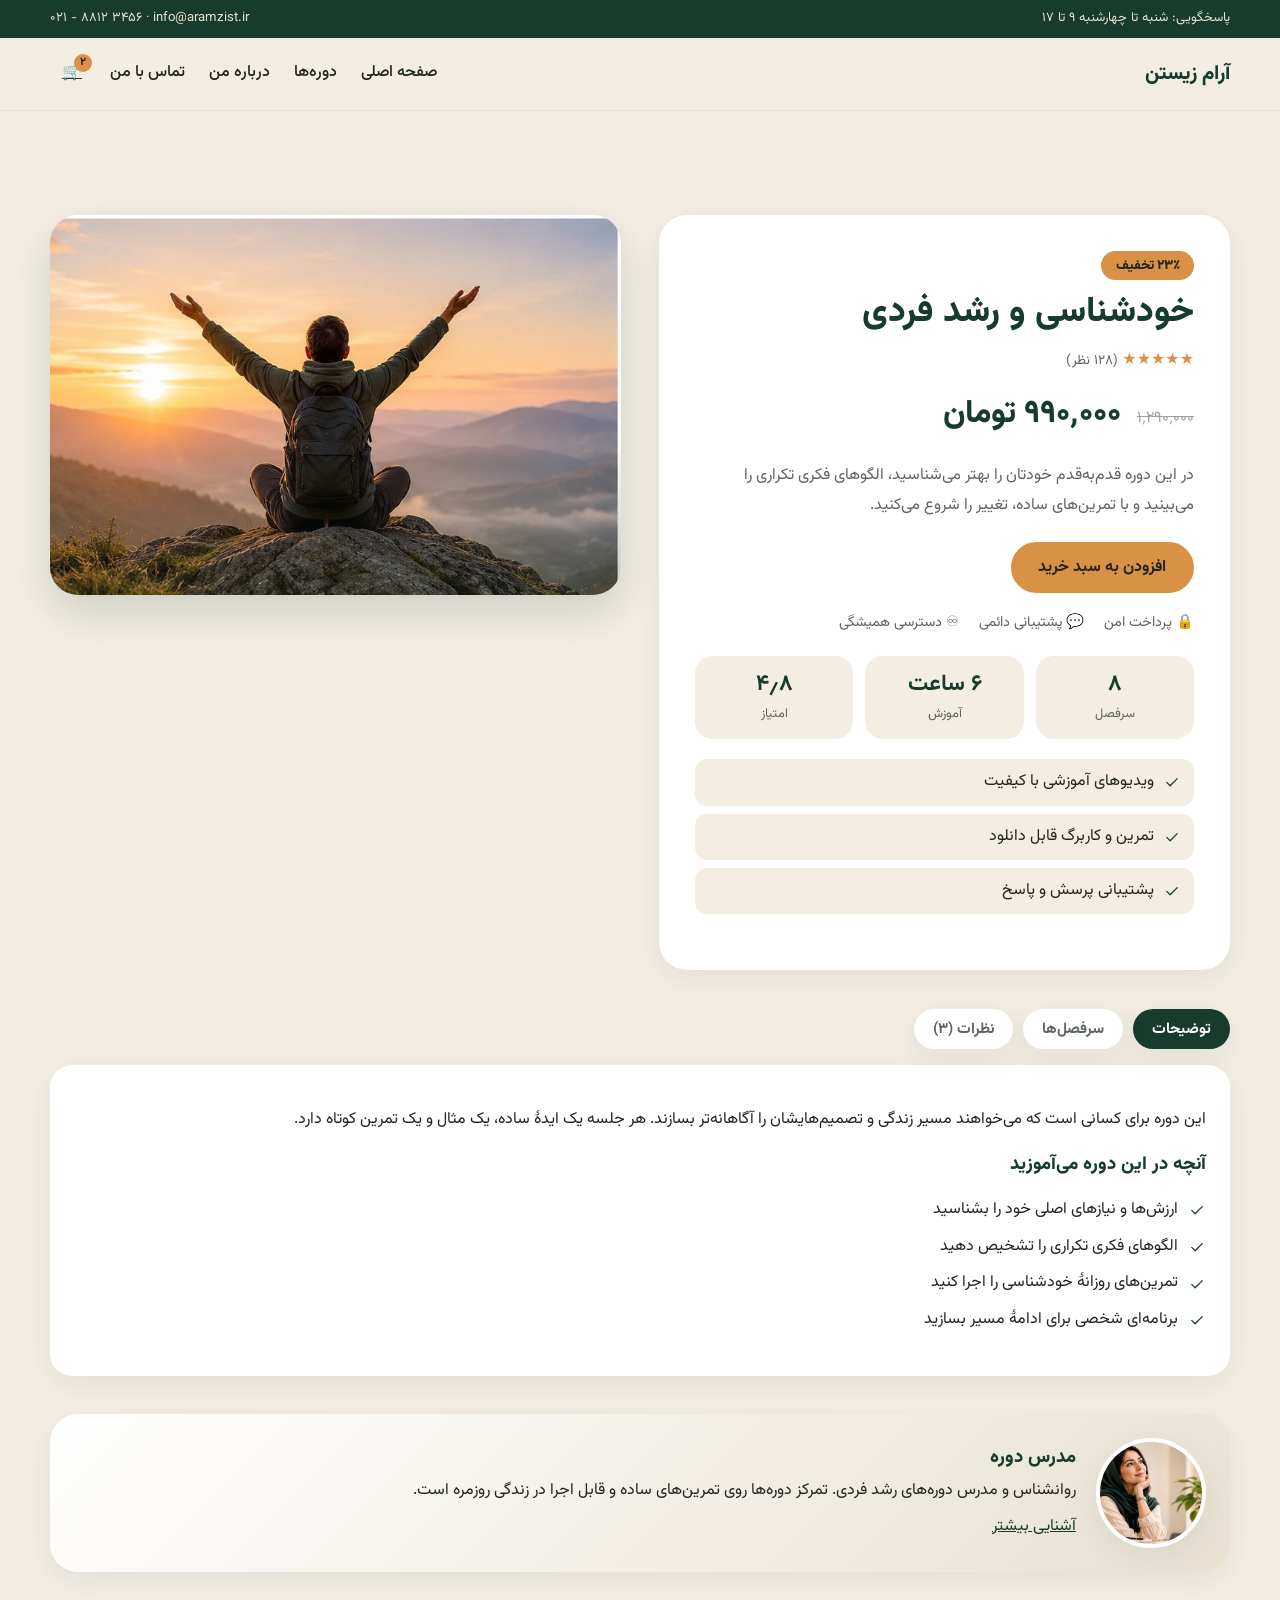
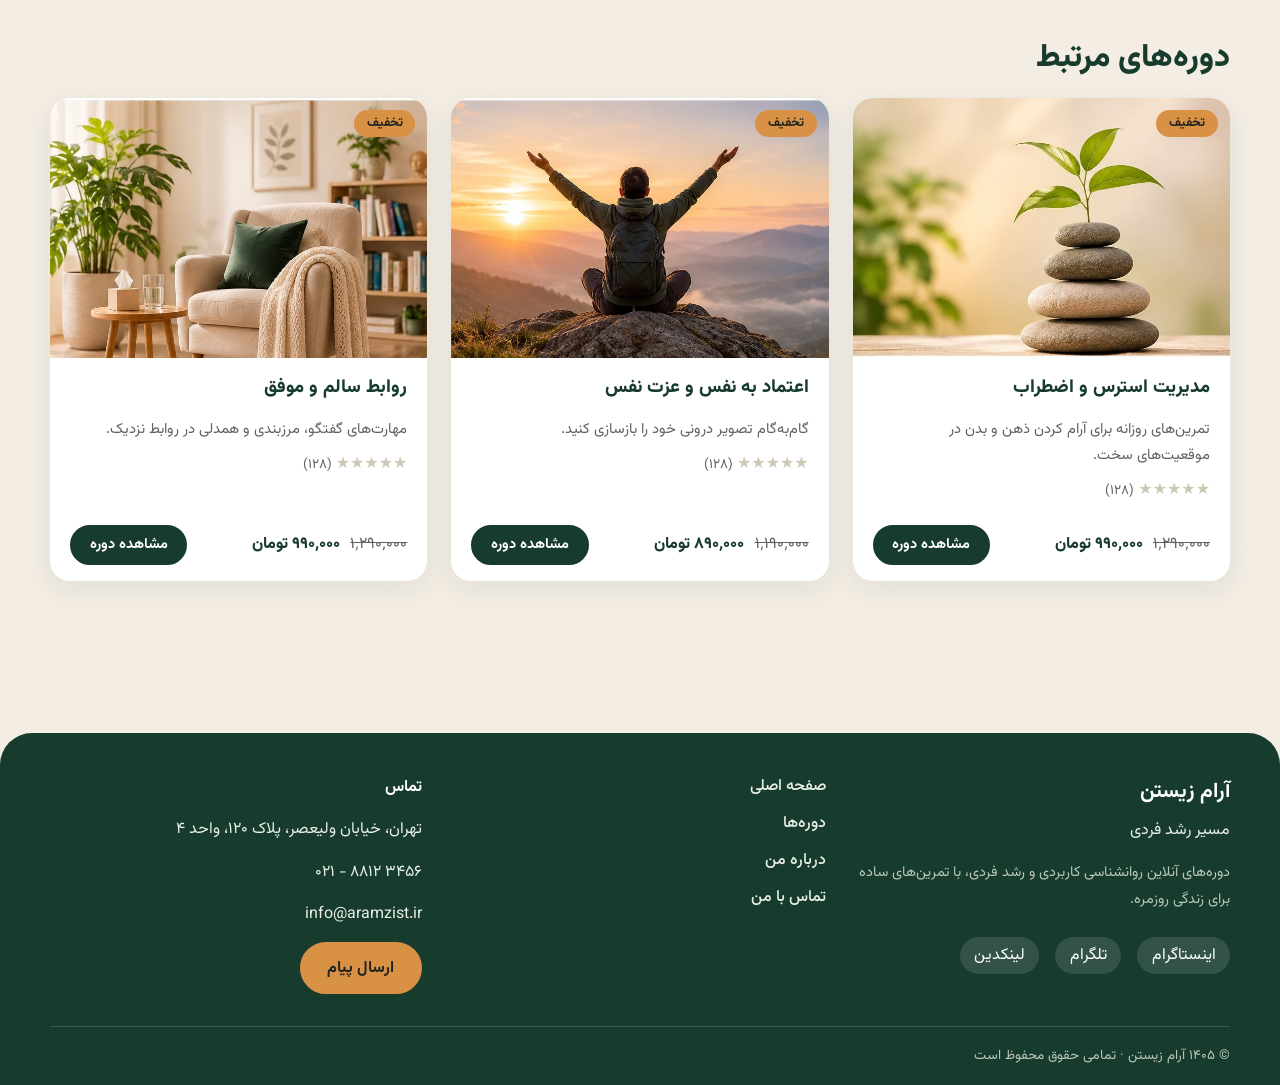
<file: product.html>
<!DOCTYPE html><html lang="fa" dir="rtl"><head><meta charset="utf-8"><meta name="viewport" content="width=device-width,initial-scale=1"><title>خودشناسی و رشد فردی | آرام زیستن</title><meta name="description" content="دوره آنلاین خودشناسی"><link rel="stylesheet" href="https://fonts.googleapis.com/css2?family=Vazirmatn:wght@300;400;500;700;800&display=swap"><link rel="stylesheet" href="assets/main.css"><link rel="stylesheet" href="assets/preview.css"></head><body><div class="topbar"><div class="wrap"><span>پاسخگویی: شنبه تا چهارشنبه ۹ تا ۱۷</span><span dir="ltr">۰۲۱ - ۸۸۱۲ ۳۴۵۶ · info@aramzist.ir</span></div></div><header class="site-header"><div class="wrap header-row"><button class="icon-btn nav-toggle" aria-expanded="false" aria-controls="primary-nav" aria-label="منو">☰</button><a class="brand" href="index.html"><span class="brand-name">آرام زیستن</span></a><nav id="primary-nav" class="primary-nav"><ul class="menu"><li><a href="index.html">صفحه اصلی</a></li><li><a href="shop.html">دوره‌ها</a></li><li><a href="about.html">درباره من</a></li><li><a href="contact.html">تماس با من</a></li></ul></nav><div class="header-tools"><a class="icon-btn" href="cart.html" aria-label="سبد خرید">🛒<span class="cart-count">۲</span></a></div></div></header><main><div class="wrap section"><div class="woocommerce"><div class="product"><div class="images"><img src="assets/courses/03.jpg" alt="خودشناسی و رشد فردی" width="768" height="512"></div><div class="summary"><span class="discount-pill">۲۳٪ تخفیف</span><h1 class="product_title">خودشناسی و رشد فردی</h1><div style="margin-bottom:.5rem"><span class="stars on" style="color:var(--orange)">★★★★★</span> <span class="muted">(۱۲۸ نظر)</span></div><p class="price"><del>۱٬۲۹۰٬۰۰۰</del> ۹۹۰٬۰۰۰ تومان</p><div class="woocommerce-product-details__short-description">در این دوره قدم‌به‌قدم خودتان را بهتر می‌شناسید، الگوهای فکری تکراری را می‌بینید و با تمرین‌های ساده، تغییر را شروع می‌کنید.</div><form class="cart" onsubmit="return false"><a class="btn btn-orange" href="cart.html">افزودن به سبد خرید</a></form><ul class="trust-mini"><li>🔒 پرداخت امن</li><li>💬 پشتیبانی دائمی</li><li>♾ دسترسی همیشگی</li></ul><div class="stat-tiles"><div><strong>۸</strong><span>سرفصل</span></div><div><strong>۶ ساعت</strong><span>آموزش</span></div><div><strong>۴٫۸</strong><span>امتیاز</span></div></div><ul class="course-features"><li><svg class="icon" viewBox="0 0 24 24" width="18" height="18" fill="none" stroke="currentColor" stroke-width="1.7" stroke-linecap="round" stroke-linejoin="round"><path d="M5 12.5l4.5 4.5L19 7.5"/></svg>ویدیوهای آموزشی با کیفیت</li><li><svg class="icon" viewBox="0 0 24 24" width="18" height="18" fill="none" stroke="currentColor" stroke-width="1.7" stroke-linecap="round" stroke-linejoin="round"><path d="M5 12.5l4.5 4.5L19 7.5"/></svg>تمرین و کاربرگ قابل دانلود</li><li><svg class="icon" viewBox="0 0 24 24" width="18" height="18" fill="none" stroke="currentColor" stroke-width="1.7" stroke-linecap="round" stroke-linejoin="round"><path d="M5 12.5l4.5 4.5L19 7.5"/></svg>پشتیبانی پرسش و پاسخ</li></ul></div><div class="woocommerce-tabs" data-tabs><div class="tabs-bar"><button class="on">توضیحات</button><button>سرفصل‌ها</button><button>نظرات (۳)</button></div><div class="panel-box"><p>این دوره برای کسانی است که می‌خواهند مسیر زندگی و تصمیم‌هایشان را آگاهانه‌تر بسازند. هر جلسه یک ایدهٔ ساده، یک مثال و یک تمرین کوتاه دارد.</p><h3>آنچه در این دوره می‌آموزید</h3><ul class="checks"><li><svg class="icon" viewBox="0 0 24 24" width="18" height="18" fill="none" stroke="currentColor" stroke-width="1.7" stroke-linecap="round" stroke-linejoin="round"><path d="M5 12.5l4.5 4.5L19 7.5"/></svg>ارزش‌ها و نیازهای اصلی خود را بشناسید</li><li><svg class="icon" viewBox="0 0 24 24" width="18" height="18" fill="none" stroke="currentColor" stroke-width="1.7" stroke-linecap="round" stroke-linejoin="round"><path d="M5 12.5l4.5 4.5L19 7.5"/></svg>الگوهای فکری تکراری را تشخیص دهید</li><li><svg class="icon" viewBox="0 0 24 24" width="18" height="18" fill="none" stroke="currentColor" stroke-width="1.7" stroke-linecap="round" stroke-linejoin="round"><path d="M5 12.5l4.5 4.5L19 7.5"/></svg>تمرین‌های روزانهٔ خودشناسی را اجرا کنید</li><li><svg class="icon" viewBox="0 0 24 24" width="18" height="18" fill="none" stroke="currentColor" stroke-width="1.7" stroke-linecap="round" stroke-linejoin="round"><path d="M5 12.5l4.5 4.5L19 7.5"/></svg>برنامه‌ای شخصی برای ادامهٔ مسیر بسازید</li></ul></div><div class="panel-box" hidden><ol class="curriculum"><li>مقدمه و آشنایی با مسیر</li><li>شناخت ارزش‌ها و نیازها</li><li>الگوهای فکری تکراری</li><li>مدیریت افکار منفی</li><li>ساختن عادت‌های مثبت</li><li>گفتگو با خود</li><li>هدف‌گذاری واقع‌بینانه</li><li>برنامهٔ ادامهٔ مسیر</li></ol></div><div class="panel-box" hidden><div class="review-grid"><blockquote class="review"><span class="stars on" style="color:var(--orange)">★★★★★</span><p>تمرین‌ها ساده و قابل انجام بود.</p><footer><span class="avatar">س</span><cite>سارا محمدی · معلم، اصفهان</cite></footer></blockquote><blockquote class="review"><span class="stars on" style="color:var(--orange)">★★★★★</span><p>بعد از جلسهٔ سوم تغییر را حس کردم.</p><footer><span class="avatar">ع</span><cite>علی رحیمی · مهندس نرم‌افزار، تهران</cite></footer></blockquote><blockquote class="review"><span class="stars on" style="color:var(--orange)">★★★★★</span><p>توضیح‌ها روشن و بدون پیچیدگی بود.</p><footer><span class="avatar">م</span><cite>مینا کاظمی · دانشجوی ارشد، شیراز</cite></footer></blockquote></div></div></div><section class="instructor"><img src="assets/portrait.jpg" alt="" width="110" height="110" style="border-radius:50%;object-fit:cover;object-position:60% 25%"><div><h3>مدرس دوره</h3><p>روانشناس و مدرس دوره‌های رشد فردی. تمرکز دوره‌ها روی تمرین‌های ساده و قابل اجرا در زندگی روزمره است.</p><a href="about.html">آشنایی بیشتر</a></div></section><section class="related" style="grid-column:1/-1"><h2>دوره‌های مرتبط</h2><div class="course-grid"><article class="course-card"><a class="course-thumb" href="product.html"><img src="assets/courses/02.jpg" alt="مدیریت استرس و اضطراب" width="768" height="512" loading="lazy"><span class="badge">تخفیف</span></a><div class="course-body"><h3><a href="product.html">مدیریت استرس و اضطراب</a></h3><p>تمرین‌های روزانه برای آرام کردن ذهن و بدن در موقعیت‌های سخت.</p><div class="course-meta"><span class="stars">★★★★★</span> <span class="muted">(۱۲۸)</span></div><div class="course-foot"><span class="price"><del>۱٬۲۹۰٬۰۰۰</del> ۹۹۰٬۰۰۰ تومان</span><a class="btn btn-sm" href="product.html">مشاهده دوره</a></div></div></article><article class="course-card"><a class="course-thumb" href="product.html"><img src="assets/courses/03.jpg" alt="اعتماد به نفس و عزت نفس" width="768" height="512" loading="lazy"><span class="badge">تخفیف</span></a><div class="course-body"><h3><a href="product.html">اعتماد به نفس و عزت نفس</a></h3><p>گام‌به‌گام تصویر درونی خود را بازسازی کنید.</p><div class="course-meta"><span class="stars">★★★★★</span> <span class="muted">(۱۲۸)</span></div><div class="course-foot"><span class="price"><del>۱٬۱۹۰٬۰۰۰</del> ۸۹۰٬۰۰۰ تومان</span><a class="btn btn-sm" href="product.html">مشاهده دوره</a></div></div></article><article class="course-card"><a class="course-thumb" href="product.html"><img src="assets/courses/04.jpg" alt="روابط سالم و موفق" width="768" height="512" loading="lazy"><span class="badge">تخفیف</span></a><div class="course-body"><h3><a href="product.html">روابط سالم و موفق</a></h3><p>مهارت‌های گفتگو، مرزبندی و همدلی در روابط نزدیک.</p><div class="course-meta"><span class="stars">★★★★★</span> <span class="muted">(۱۲۸)</span></div><div class="course-foot"><span class="price"><del>۱٬۲۹۰٬۰۰۰</del> ۹۹۰٬۰۰۰ تومان</span><a class="btn btn-sm" href="product.html">مشاهده دوره</a></div></div></article></div></section></div></div></div></main><footer class="site-footer"><div class="wrap footer-row"><div class="footer-brand"><strong>آرام زیستن</strong><span>مسیر رشد فردی</span><p style="margin:.5rem 0;color:#b9c7bd;font-size:.9rem">دوره‌های آنلاین روانشناسی کاربردی و رشد فردی، با تمرین‌های ساده برای زندگی روزمره.</p><div class="social"><a href="#">اینستاگرام</a><a href="#">تلگرام</a><a href="#">لینکدین</a></div></div><nav><ul class="menu"><li><a href="index.html">صفحه اصلی</a></li><li><a href="shop.html">دوره‌ها</a></li><li><a href="about.html">درباره من</a></li><li><a href="contact.html">تماس با من</a></li></ul></nav><div class="newsletter"><strong style="color:#fff">تماس</strong><span>تهران، خیابان ولیعصر، پلاک ۱۲۰، واحد ۴</span><span dir="ltr">۰۲۱ - ۸۸۱۲ ۳۴۵۶</span><span dir="ltr">info@aramzist.ir</span><a class="btn" href="contact.html">ارسال پیام</a></div></div><div class="wrap copy">© ۱۴۰۵ آرام زیستن · تمامی حقوق محفوظ است</div></footer><script>var n=document.querySelector('.nav-toggle'),m=document.getElementById('primary-nav');n.onclick=function(){var o=m.classList.toggle('open');n.setAttribute('aria-expanded',o)};
document.querySelectorAll('.faq-item button').forEach(function(b){b.onclick=function(){var o=b.getAttribute('aria-expanded')=='true';b.setAttribute('aria-expanded',!o);document.getElementById(b.getAttribute('aria-controls')).hidden=o}});
document.querySelectorAll('[data-tabs]').forEach(function(t){var bs=t.querySelectorAll('.tabs-bar button'),ps=t.querySelectorAll('.panel-box');bs.forEach(function(b,i){b.onclick=function(){bs.forEach(function(x){x.classList.remove('on')});ps.forEach(function(p){p.hidden=true});b.classList.add('on');ps[i].hidden=false}})});
document.querySelectorAll('[data-slider]').forEach(function(s){var t=s.querySelector('.slider-track');s.querySelector('.slider-next').onclick=function(){t.scrollBy({left:-t.clientWidth*.8,behavior:'smooth'})};s.querySelector('.slider-prev').onclick=function(){t.scrollBy({left:t.clientWidth*.8,behavior:'smooth'})}});</script></body></html>
</file>
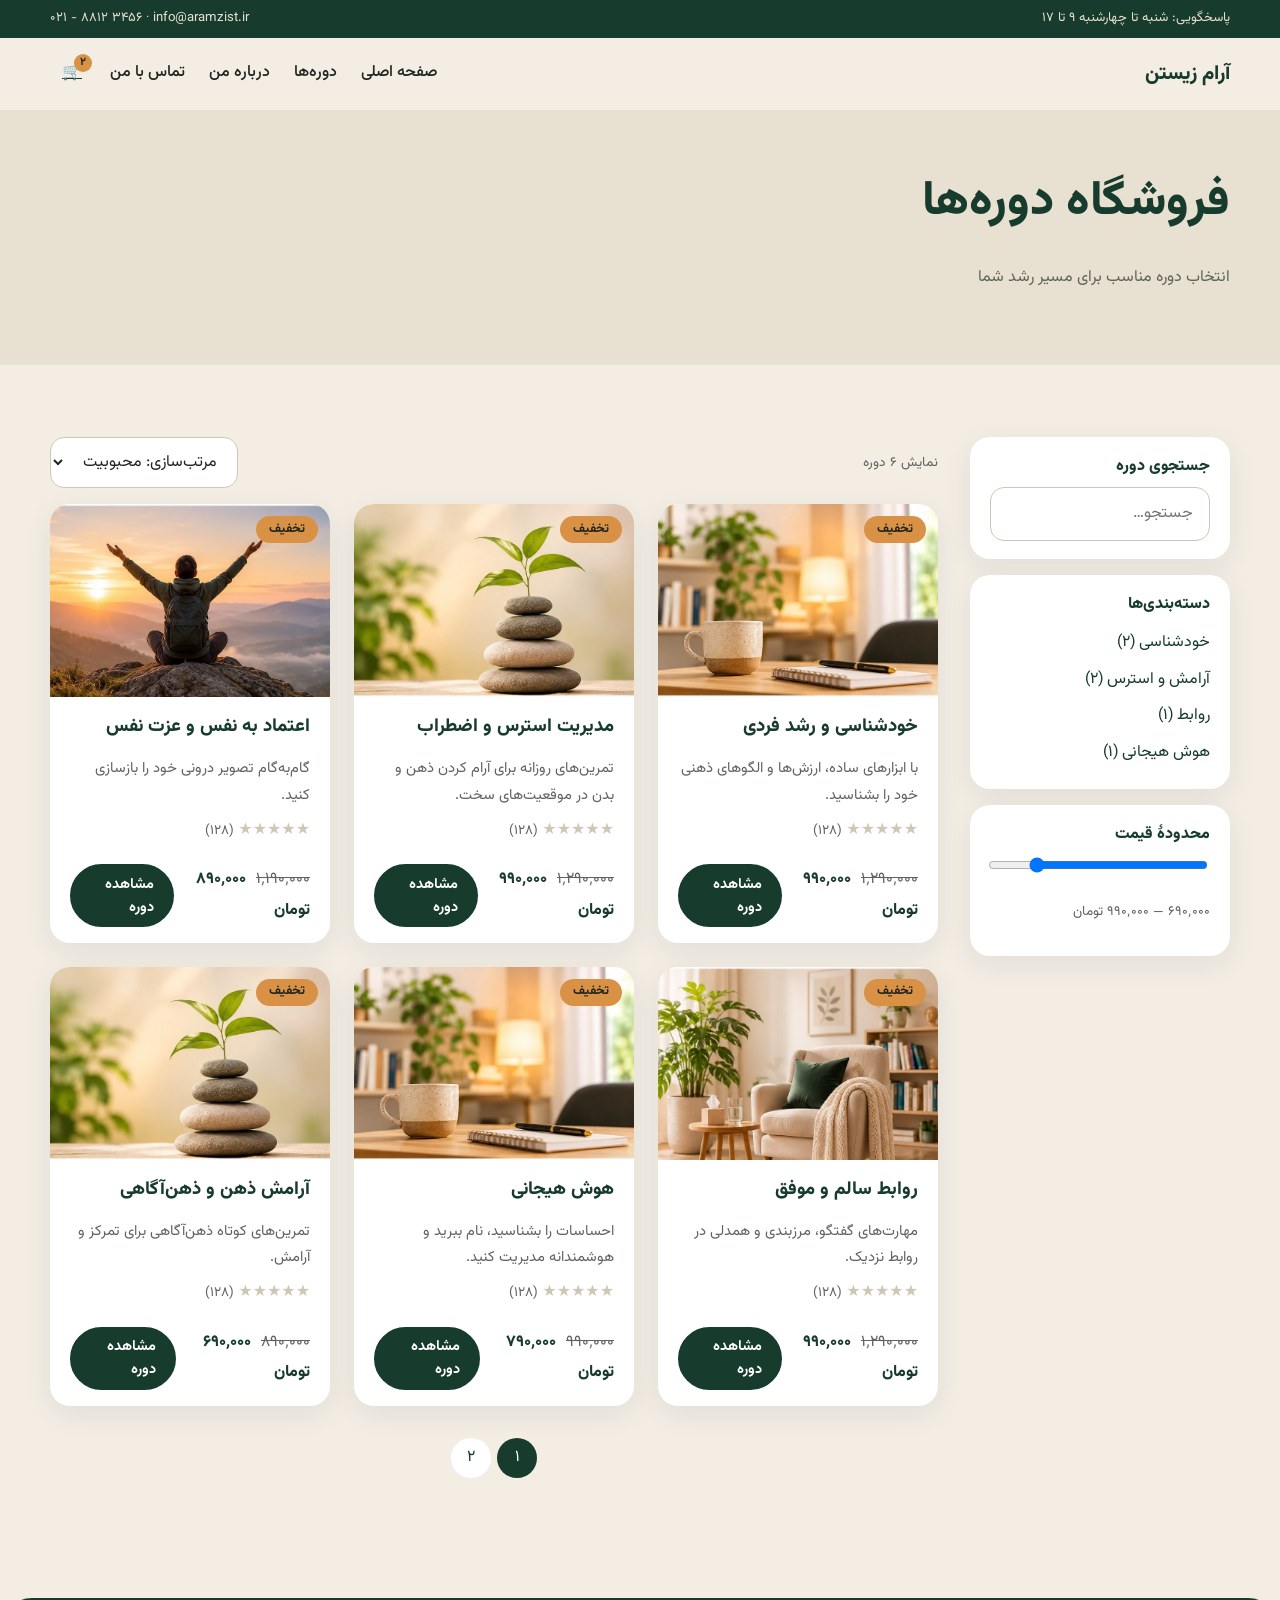
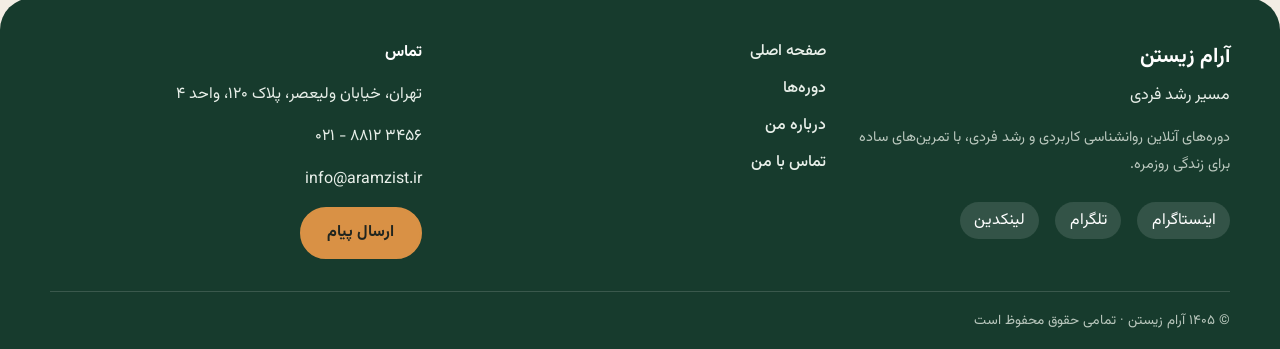
<file: shop.html>
<!DOCTYPE html><html lang="fa" dir="rtl"><head><meta charset="utf-8"><meta name="viewport" content="width=device-width,initial-scale=1"><title>فروشگاه دوره‌ها | آرام زیستن</title><meta name="description" content="فهرست دوره‌های آنلاین"><link rel="stylesheet" href="https://fonts.googleapis.com/css2?family=Vazirmatn:wght@300;400;500;700;800&display=swap"><link rel="stylesheet" href="assets/main.css"><link rel="stylesheet" href="assets/preview.css"></head><body><div class="topbar"><div class="wrap"><span>پاسخگویی: شنبه تا چهارشنبه ۹ تا ۱۷</span><span dir="ltr">۰۲۱ - ۸۸۱۲ ۳۴۵۶ · info@aramzist.ir</span></div></div><header class="site-header"><div class="wrap header-row"><button class="icon-btn nav-toggle" aria-expanded="false" aria-controls="primary-nav" aria-label="منو">☰</button><a class="brand" href="index.html"><span class="brand-name">آرام زیستن</span></a><nav id="primary-nav" class="primary-nav"><ul class="menu"><li><a href="index.html">صفحه اصلی</a></li><li><a href="shop.html">دوره‌ها</a></li><li><a href="about.html">درباره من</a></li><li><a href="contact.html">تماس با من</a></li></ul></nav><div class="header-tools"><a class="icon-btn" href="cart.html" aria-label="سبد خرید">🛒<span class="cart-count">۲</span></a></div></div></header><main><section class="page-hero"><div class="wrap"><h1>فروشگاه دوره‌ها</h1><p>انتخاب دوره مناسب برای مسیر رشد شما</p></div></section><div class="wrap section shop-wrap"><aside class="shop-side"><section class="widget"><h3 class="widget-title">جستجوی دوره</h3><input type="search" placeholder="جستجو…"></section><section class="widget"><h3 class="widget-title">دسته‌بندی‌ها</h3><ul><li><a href="#">خودشناسی (۲)</a></li><li><a href="#">آرامش و استرس (۲)</a></li><li><a href="#">روابط (۱)</a></li><li><a href="#">هوش هیجانی (۱)</a></li></ul></section><section class="widget"><h3 class="widget-title">محدودهٔ قیمت</h3><input type="range" min="0" max="100" value="80" style="width:100%"><p class="muted">۶۹۰٬۰۰۰ — ۹۹۰٬۰۰۰ تومان</p></section></aside><div><div class="toolbar"><span class="muted">نمایش ۶ دوره</span><select aria-label="مرتب‌سازی"><option>مرتب‌سازی: محبوبیت</option><option>جدیدترین</option><option>ارزان‌ترین</option><option>گران‌ترین</option></select></div><div class="course-grid"><article class="course-card"><a class="course-thumb" href="product.html"><img src="assets/courses/01.jpg" alt="خودشناسی و رشد فردی" width="768" height="512" loading="lazy"><span class="badge">تخفیف</span></a><div class="course-body"><h3><a href="product.html">خودشناسی و رشد فردی</a></h3><p>با ابزارهای ساده، ارزش‌ها و الگوهای ذهنی خود را بشناسید.</p><div class="course-meta"><span class="stars">★★★★★</span> <span class="muted">(۱۲۸)</span></div><div class="course-foot"><span class="price"><del>۱٬۲۹۰٬۰۰۰</del> ۹۹۰٬۰۰۰ تومان</span><a class="btn btn-sm" href="product.html">مشاهده دوره</a></div></div></article><article class="course-card"><a class="course-thumb" href="product.html"><img src="assets/courses/02.jpg" alt="مدیریت استرس و اضطراب" width="768" height="512" loading="lazy"><span class="badge">تخفیف</span></a><div class="course-body"><h3><a href="product.html">مدیریت استرس و اضطراب</a></h3><p>تمرین‌های روزانه برای آرام کردن ذهن و بدن در موقعیت‌های سخت.</p><div class="course-meta"><span class="stars">★★★★★</span> <span class="muted">(۱۲۸)</span></div><div class="course-foot"><span class="price"><del>۱٬۲۹۰٬۰۰۰</del> ۹۹۰٬۰۰۰ تومان</span><a class="btn btn-sm" href="product.html">مشاهده دوره</a></div></div></article><article class="course-card"><a class="course-thumb" href="product.html"><img src="assets/courses/03.jpg" alt="اعتماد به نفس و عزت نفس" width="768" height="512" loading="lazy"><span class="badge">تخفیف</span></a><div class="course-body"><h3><a href="product.html">اعتماد به نفس و عزت نفس</a></h3><p>گام‌به‌گام تصویر درونی خود را بازسازی کنید.</p><div class="course-meta"><span class="stars">★★★★★</span> <span class="muted">(۱۲۸)</span></div><div class="course-foot"><span class="price"><del>۱٬۱۹۰٬۰۰۰</del> ۸۹۰٬۰۰۰ تومان</span><a class="btn btn-sm" href="product.html">مشاهده دوره</a></div></div></article><article class="course-card"><a class="course-thumb" href="product.html"><img src="assets/courses/04.jpg" alt="روابط سالم و موفق" width="768" height="512" loading="lazy"><span class="badge">تخفیف</span></a><div class="course-body"><h3><a href="product.html">روابط سالم و موفق</a></h3><p>مهارت‌های گفتگو، مرزبندی و همدلی در روابط نزدیک.</p><div class="course-meta"><span class="stars">★★★★★</span> <span class="muted">(۱۲۸)</span></div><div class="course-foot"><span class="price"><del>۱٬۲۹۰٬۰۰۰</del> ۹۹۰٬۰۰۰ تومان</span><a class="btn btn-sm" href="product.html">مشاهده دوره</a></div></div></article><article class="course-card"><a class="course-thumb" href="product.html"><img src="assets/courses/01.jpg" alt="هوش هیجانی" width="768" height="512" loading="lazy"><span class="badge">تخفیف</span></a><div class="course-body"><h3><a href="product.html">هوش هیجانی</a></h3><p>احساسات را بشناسید، نام ببرید و هوشمندانه مدیریت کنید.</p><div class="course-meta"><span class="stars">★★★★★</span> <span class="muted">(۱۲۸)</span></div><div class="course-foot"><span class="price"><del>۹۹۰٬۰۰۰</del> ۷۹۰٬۰۰۰ تومان</span><a class="btn btn-sm" href="product.html">مشاهده دوره</a></div></div></article><article class="course-card"><a class="course-thumb" href="product.html"><img src="assets/courses/02.jpg" alt="آرامش ذهن و ذهن‌آگاهی" width="768" height="512" loading="lazy"><span class="badge">تخفیف</span></a><div class="course-body"><h3><a href="product.html">آرامش ذهن و ذهن‌آگاهی</a></h3><p>تمرین‌های کوتاه ذهن‌آگاهی برای تمرکز و آرامش.</p><div class="course-meta"><span class="stars">★★★★★</span> <span class="muted">(۱۲۸)</span></div><div class="course-foot"><span class="price"><del>۸۹۰٬۰۰۰</del> ۶۹۰٬۰۰۰ تومان</span><a class="btn btn-sm" href="product.html">مشاهده دوره</a></div></div></article></div><div class="pager"><a class="on" href="#">۱</a><a href="#">۲</a></div></div></div></main><footer class="site-footer"><div class="wrap footer-row"><div class="footer-brand"><strong>آرام زیستن</strong><span>مسیر رشد فردی</span><p style="margin:.5rem 0;color:#b9c7bd;font-size:.9rem">دوره‌های آنلاین روانشناسی کاربردی و رشد فردی، با تمرین‌های ساده برای زندگی روزمره.</p><div class="social"><a href="#">اینستاگرام</a><a href="#">تلگرام</a><a href="#">لینکدین</a></div></div><nav><ul class="menu"><li><a href="index.html">صفحه اصلی</a></li><li><a href="shop.html">دوره‌ها</a></li><li><a href="about.html">درباره من</a></li><li><a href="contact.html">تماس با من</a></li></ul></nav><div class="newsletter"><strong style="color:#fff">تماس</strong><span>تهران، خیابان ولیعصر، پلاک ۱۲۰، واحد ۴</span><span dir="ltr">۰۲۱ - ۸۸۱۲ ۳۴۵۶</span><span dir="ltr">info@aramzist.ir</span><a class="btn" href="contact.html">ارسال پیام</a></div></div><div class="wrap copy">© ۱۴۰۵ آرام زیستن · تمامی حقوق محفوظ است</div></footer><script>var n=document.querySelector('.nav-toggle'),m=document.getElementById('primary-nav');n.onclick=function(){var o=m.classList.toggle('open');n.setAttribute('aria-expanded',o)};
document.querySelectorAll('.faq-item button').forEach(function(b){b.onclick=function(){var o=b.getAttribute('aria-expanded')=='true';b.setAttribute('aria-expanded',!o);document.getElementById(b.getAttribute('aria-controls')).hidden=o}});
document.querySelectorAll('[data-tabs]').forEach(function(t){var bs=t.querySelectorAll('.tabs-bar button'),ps=t.querySelectorAll('.panel-box');bs.forEach(function(b,i){b.onclick=function(){bs.forEach(function(x){x.classList.remove('on')});ps.forEach(function(p){p.hidden=true});b.classList.add('on');ps[i].hidden=false}})});
document.querySelectorAll('[data-slider]').forEach(function(s){var t=s.querySelector('.slider-track');s.querySelector('.slider-next').onclick=function(){t.scrollBy({left:-t.clientWidth*.8,behavior:'smooth'})};s.querySelector('.slider-prev').onclick=function(){t.scrollBy({left:t.clientWidth*.8,behavior:'smooth'})}});</script></body></html>
</file>
<file: assets/main.css>
:root{--green:#173B2D;--cream:#F3EDE4;--beige:#E8E1D2;--orange:#D99145;--white:#fff;--text:#20251F;--muted:#5d655c;--r:20px;--shadow:0 8px 28px rgba(23,59,45,.08);--font:'Vazirmatn',Tahoma,system-ui,sans-serif}
*,*::before,*::after{box-sizing:border-box}
html{scroll-behavior:smooth}
body{margin:0;background:var(--cream);color:var(--text);font:400 1rem/1.9 var(--font);direction:rtl;text-align:right;-webkit-font-smoothing:antialiased}
img,iframe,video{max-width:100%;height:auto;display:block}
body{overflow-x:hidden}
a{color:var(--green)}
h1,h2,h3{line-height:1.5;color:var(--green);margin:0 0 .5em;font-weight:800}
h1{font-size:clamp(1.9rem,4vw,3rem)}h2{font-size:clamp(1.4rem,2.6vw,2rem)}h3{font-size:1.15rem}
.wrap{width:min(1180px,100% - 2rem);margin-inline:auto}
.narrow{max-width:820px}.center{text-align:center}
.section{padding-block:clamp(2.5rem,6vw,4.5rem)}
.sr{position:absolute;width:1px;height:1px;overflow:hidden;clip:rect(0 0 0 0)}
.skip{position:absolute;inset-inline-start:1rem;top:-4rem;background:var(--green);color:#fff;padding:.5rem 1rem;border-radius:8px;z-index:100}.skip:focus{top:1rem}
:focus-visible{outline:3px solid var(--orange);outline-offset:2px}
.notice{background:var(--beige);border-radius:12px;padding:1rem;color:var(--muted)}
/* buttons */
.btn,.button,button.button,.woocommerce a.button,.woocommerce button.button,.woocommerce input.button,.woocommerce #respond input#submit{display:inline-flex;align-items:center;justify-content:center;gap:.5rem;background:var(--green);color:#fff;border:2px solid var(--green);border-radius:999px;padding:.7rem 1.6rem;font:700 1rem var(--font);text-decoration:none;cursor:pointer;min-height:46px;transition:background .2s,transform .2s}
.btn:hover,.woocommerce a.button:hover,.woocommerce button.button:hover{background:#0f2a20;color:#fff}
.btn-orange{background:var(--orange);border-color:var(--orange);color:#20251F}.btn-orange:hover{background:#c9812f;color:#20251F}
.btn-ghost{background:transparent;color:var(--green)}.btn-ghost:hover{background:var(--green);color:#fff}
.btn-sm{padding:.4rem 1.1rem;min-height:38px;font-size:.9rem}
.woocommerce a.button.alt,.woocommerce button.button.alt,.woocommerce #respond input#submit.alt{background:var(--orange);border-color:var(--orange);color:#20251F}
.woocommerce a.button.alt:hover,.woocommerce button.button.alt:hover{background:#c9812f;color:#20251F}
.icon-btn{position:relative;display:inline-flex;align-items:center;justify-content:center;width:44px;height:44px;border:0;background:transparent;color:var(--green);border-radius:50%;cursor:pointer}
.icon-btn:hover{background:var(--beige)}
/* header */
.site-header{position:sticky;top:0;z-index:50;background:rgba(243,237,228,.94);backdrop-filter:blur(8px);border-bottom:1px solid var(--beige)}
.header-row{display:flex;align-items:center;gap:1rem;min-height:72px}
.brand{text-decoration:none;font-weight:800;font-size:1.25rem;color:var(--green)}
.brand img{max-height:48px;width:auto}
.primary-nav{margin-inline-start:auto}
.menu{list-style:none;margin:0;padding:0;display:flex;gap:1.5rem}
.menu a{text-decoration:none;color:var(--text);font-weight:500;padding:.4rem 0;border-bottom:2px solid transparent}
.menu a:hover,.menu .current-menu-item>a{border-color:var(--orange)}
.menu li{position:relative}.menu .sub-menu{display:none;position:absolute;inset-inline-start:0;top:100%;background:#fff;list-style:none;margin:0;padding:.5rem;border-radius:12px;box-shadow:var(--shadow);min-width:180px}.menu li:hover>.sub-menu,.menu li:focus-within>.sub-menu{display:block}
.header-tools{display:flex;align-items:center;gap:.25rem;margin-inline-start:auto}
.primary-nav~.header-tools{margin-inline-start:0}
.nav-toggle{display:none}
.cart-count{position:absolute;top:2px;inset-inline-start:2px;min-width:18px;height:18px;border-radius:9px;background:var(--orange);color:#20251F;font-size:.7rem;font-weight:700;line-height:18px;text-align:center;padding:0 4px}
.cart-count[data-count="0"]{display:none}
.header-search{background:var(--beige);padding:.75rem 0}.header-search form{display:flex;gap:.5rem}.header-search input{flex:1}
/* forms */
input[type=text],input[type=email],input[type=tel],input[type=search],input[type=number],input[type=password],textarea,select,.woocommerce form .form-row input.input-text,.woocommerce form .form-row textarea{width:100%;padding:.7rem 1rem;border:1.5px solid #cfc7b6;border-radius:14px;background:#fff;font:inherit;color:var(--text)}
input:focus,textarea:focus,select:focus{border-color:var(--green)}
.form label{display:block;font-weight:500;margin-bottom:.25rem}
.form p{margin:0 0 1rem}.field-error{display:block;color:#a12a1f;font-size:.875rem;margin-top:.25rem}
input.invalid,textarea.invalid{border-color:#a12a1f}
.form-msg{padding:.75rem 1rem;border-radius:12px}.form-msg.ok{background:#dcebe1;color:#0f3a24}.form-msg.err{background:#f6dcd8;color:#7a1f16}
.hp{position:absolute;inset-inline-start:-9999px}
.btn[disabled]{opacity:.6;cursor:wait}
/* hero */
.hero{padding-top:1.5rem}
.hero-grid{display:grid;grid-template-columns:1.05fr 1fr;gap:2rem;align-items:center;background:linear-gradient(135deg,var(--beige),var(--cream));border-radius:32px;padding:clamp(1.5rem,4vw,3rem);overflow:hidden}
.hero-text p{font-size:1.1rem;color:var(--muted);max-width:34em}
.actions{display:flex;flex-wrap:wrap;gap:.75rem;margin-top:1.5rem}
.hero-figure{margin:0}.hero-figure img{border-radius:28px;aspect-ratio:4/3;object-fit:cover;object-position:60% 30%;width:100%;box-shadow:var(--shadow)}
.trust{list-style:none;display:grid;grid-template-columns:repeat(auto-fit,minmax(170px,1fr));gap:1rem;padding:0;margin-top:1.25rem}
.trust li{display:flex;align-items:center;justify-content:center;gap:.6rem;background:#fff;border-radius:var(--r);padding:1rem;box-shadow:var(--shadow);color:var(--green);font-weight:500}
.page-hero{background:var(--beige);padding:clamp(2rem,5vw,3.5rem) 0}
.page-hero p{color:var(--muted);max-width:36em}
.split{display:grid;grid-template-columns:1fr 1fr;gap:2rem;align-items:center}
.split img{border-radius:var(--r);box-shadow:var(--shadow)}
/* sections */
.sec-head{display:flex;justify-content:space-between;align-items:baseline;gap:1rem}
.more{font-size:.9rem;color:var(--orange);font-weight:700;text-decoration:none;filter:brightness(.7)}
.about-strip{background:var(--beige)}
.benefits{list-style:none;display:grid;grid-template-columns:repeat(auto-fit,minmax(170px,1fr));gap:1rem;padding:0}
.benefits li,.checks li{display:flex;align-items:center;gap:.6rem}
.benefits li{background:#fff;border-radius:var(--r);padding:1.1rem;box-shadow:var(--shadow);font-weight:500}
.benefits .icon,.checks .icon{color:var(--green);flex:none}
.checks{list-style:none;padding:0}.checks li{margin-bottom:.4rem}
.cta-band{display:flex;flex-wrap:wrap;gap:1.5rem;align-items:center;justify-content:space-between;background:var(--green);color:#fff;border-radius:28px;padding:clamp(1.5rem,4vw,2.5rem)}
.cta-band h2{color:#fff;margin:0}.cta-band p{margin:.25rem 0 0;color:#e1e8e3}
/* course cards + WC loop */
.course-grid,.woocommerce ul.products{display:grid;grid-template-columns:repeat(3,1fr);gap:1.5rem;list-style:none;margin:0;padding:0}
.woocommerce ul.products::before,.woocommerce ul.products::after{display:none}
.course-card,.woocommerce ul.products li.product{background:#fff;border-radius:var(--r);box-shadow:var(--shadow);overflow:hidden;width:auto!important;margin:0!important;float:none!important;padding:0 0 1rem;display:flex;flex-direction:column;position:relative}
.course-thumb{position:relative;display:block}.course-thumb img,.woocommerce ul.products li.product img{width:100%;aspect-ratio:16/11;object-fit:cover;margin:0!important}
.course-body{padding:1rem 1.25rem 0;display:flex;flex-direction:column;gap:.4rem;flex:1}
.course-body h3 a,.woocommerce-loop-product__title{color:var(--green);text-decoration:none}
.course-body p,.loop-desc{margin:0;color:var(--muted);font-size:.92rem;line-height:1.8}
.course-foot{display:flex;justify-content:space-between;align-items:center;gap:.5rem;margin-top:auto;padding-top:.75rem}
.price,.woocommerce .price,.woocommerce div.product p.price{color:var(--green)!important;font-weight:800}
.price del{color:var(--muted);font-weight:400;margin-inline-end:.4rem}.price ins{text-decoration:none}
.badge,.woocommerce span.onsale{position:absolute;top:12px;inset-inline-start:12px;background:var(--orange);color:#20251F;border-radius:999px;font-weight:700;font-size:.8rem;padding:.15rem .8rem;min-height:0;min-width:0;line-height:1.7;margin:0}
.woocommerce ul.products li.product .woocommerce-loop-product__title,.woocommerce ul.products li.product .price,.woocommerce ul.products li.product .star-rating,.woocommerce ul.products li.product .loop-desc{margin-inline:1.25rem}
.woocommerce ul.products li.product .button{margin:.75rem 1.25rem 0;align-self:flex-start}
.stars{display:inline-flex;color:#cfc7b6}.stars .on{color:var(--orange)}.stars .icon{width:16px;height:16px}
.woocommerce .star-rating span::before{color:var(--orange)}
.muted{color:var(--muted);font-size:.85rem}
/* shop layout */
.woocommerce-page #main>.woocommerce-notices-wrapper,.woocommerce-page #main>.woocommerce-breadcrumb{width:min(1180px,100% - 2rem);margin:1rem auto 0}
.archive.woocommerce #primary,.post-type-archive-product #main,.tax-product_cat #main{display:block}
.shop-wrap{display:grid;grid-template-columns:260px 1fr;gap:2rem}
.woocommerce .woocommerce-result-count,.woocommerce .woocommerce-ordering{margin-bottom:1rem}
.shop-side .widget{background:#fff;border-radius:var(--r);padding:1.1rem 1.25rem;box-shadow:var(--shadow);margin-bottom:1rem}
.shop-side ul{list-style:none;padding:0;margin:0}.shop-side li{padding:.2rem 0}.shop-side a{text-decoration:none}
.widget-title{font-size:1rem}
.woocommerce .widget_price_filter .ui-slider .ui-slider-range{background:var(--orange)}
.woocommerce .widget_price_filter .ui-slider .ui-slider-handle{background:var(--green)}
.woocommerce nav.woocommerce-pagination ul{border:0;display:flex;gap:.4rem;justify-content:center}
.woocommerce nav.woocommerce-pagination ul li{border:0}
.woocommerce nav.woocommerce-pagination ul li a,.woocommerce nav.woocommerce-pagination ul li span{border-radius:50%;min-width:40px;line-height:40px;padding:0;text-align:center;background:#fff}
.woocommerce nav.woocommerce-pagination ul li span.current{background:var(--green);color:#fff}
/* single product */
.woocommerce div.product{display:grid;grid-template-columns:minmax(0,1fr) minmax(0,1fr);gap:clamp(1.25rem,3vw,2.5rem);padding-block:2rem;align-items:start}
.woocommerce div.product div.summary{grid-column:1;grid-row:1}
.woocommerce div.product div.images{grid-column:2;grid-row:1}
.woocommerce div.product div.images,.woocommerce div.product div.summary{float:none;width:auto;margin:0}
.woocommerce div.product div.images img{border-radius:var(--r)}
.woocommerce div.product .product_title{font-size:clamp(1.6rem,3vw,2.2rem)}
.woocommerce div.product p.price{font-size:1.6rem}
.woocommerce div.product form.cart .button{min-height:54px;font-size:1.1rem;padding-inline:2.5rem;box-shadow:0 8px 20px rgba(217,145,69,.35)}
.woocommerce .quantity .qty{width:5rem;border-radius:14px;border:1.5px solid #cfc7b6;padding:.6rem}
.course-features{list-style:none;padding:0;margin:1.25rem 0}.course-features li{display:flex;gap:.6rem;align-items:center;margin-bottom:.3rem}.course-features .icon{color:var(--green)}
.woocommerce div.product .woocommerce-tabs,.woocommerce div.product .related,.woocommerce div.product .instructor{grid-column:1/-1}
.woocommerce div.product .woocommerce-tabs ul.tabs{padding:0;margin:0 0 1rem;display:flex;gap:1rem;flex-wrap:wrap;border-bottom:1px solid var(--beige);overflow:visible}
.woocommerce div.product .woocommerce-tabs ul.tabs::before,.woocommerce div.product .woocommerce-tabs ul.tabs li::before,.woocommerce div.product .woocommerce-tabs ul.tabs li::after{display:none}
.woocommerce div.product .woocommerce-tabs ul.tabs li{background:none;border:0;margin:0;padding:0;border-radius:0}
.woocommerce div.product .woocommerce-tabs ul.tabs li a{padding:.6rem .2rem;color:var(--muted);font-weight:700}
.woocommerce div.product .woocommerce-tabs ul.tabs li.active a{color:var(--green);box-shadow:0 2px 0 var(--orange)}
.woocommerce div.product .woocommerce-tabs .panel{background:#fff;border-radius:var(--r);padding:1.5rem;box-shadow:var(--shadow)}
.curriculum{padding-inline-start:1.4rem}.curriculum li{padding:.4rem 0;border-bottom:1px dashed var(--beige)}
.instructor{display:flex;gap:1.25rem;align-items:center;background:#fff;border-radius:var(--r);padding:1.25rem;box-shadow:var(--shadow)}
.instructor img{width:96px;height:96px;border-radius:50%;object-fit:cover;object-position:60% 25%}.instructor h3,.instructor p{margin:0 0 .3rem}
.sticky-cta{display:none}
/* cart + checkout + account */
.woocommerce table.shop_table{border:0;border-collapse:separate;border-spacing:0 .75rem;background:none}
.woocommerce table.shop_table th,.woocommerce table.shop_table td{border:0;background:#fff;padding:1rem}
.woocommerce table.shop_table td:first-child,.woocommerce table.shop_table th:first-child{border-radius:0 var(--r) var(--r) 0}
.woocommerce table.shop_table td:last-child,.woocommerce table.shop_table th:last-child{border-radius:var(--r) 0 0 var(--r)}
.woocommerce table.cart img{width:72px;border-radius:12px}
.woocommerce a.remove{color:#a12a1f!important;font-size:1.4rem}.woocommerce a.remove:hover{background:#a12a1f;color:#fff!important}
.woocommerce .cart-collaterals .cart_totals{float:none;width:min(480px,100%);margin-inline-start:0}
.woocommerce .cart-collaterals .cart_totals h2{font-size:1.3rem}
.woocommerce #coupon_code{width:12rem;display:inline-block}
.woocommerce .wc-proceed-to-checkout a.checkout-button{background:var(--green);color:#fff;font-size:1.05rem;padding:1rem}
.woocommerce-message,.woocommerce-info,.woocommerce-error{border:0;border-radius:14px;background:var(--beige);color:var(--text)}
.woocommerce-message::before,.woocommerce-info::before{color:var(--green)}
.woocommerce-checkout #payment{background:var(--beige);border-radius:var(--r)}
.woocommerce-account .woocommerce-MyAccount-navigation ul{list-style:none;padding:0}
.entry>.woocommerce,.woocommerce-cart .entry,.woocommerce-checkout .entry,.woocommerce-account .entry{max-width:1100px}
/* posts, pages */
.post-grid{display:grid;grid-template-columns:repeat(3,1fr);gap:1.5rem}
.post-card{background:#fff;border-radius:var(--r);box-shadow:var(--shadow);overflow:hidden}
.post-card img{width:100%;aspect-ratio:16/10;object-fit:cover}.post-card-body{padding:1rem 1.25rem}.post-card h2,.post-card h3{font-size:1.1rem;margin:0}.post-card a{text-decoration:none}
.entry img{border-radius:var(--r)}.meta{color:var(--muted)}
/* testimonials, faq */
.sec-title{margin-bottom:1.25rem}
.slider{display:flex;align-items:center;gap:.5rem}
.slider-track{display:flex;gap:1rem;overflow-x:auto;scroll-snap-type:x mandatory;scrollbar-width:none;flex:1;padding:.5rem .25rem}
.slider-track::-webkit-scrollbar{display:none}
.review{flex:0 0 min(360px,85%);scroll-snap-align:start;margin:0;background:#fff;border-radius:var(--r);padding:1.5rem;box-shadow:var(--shadow)}
.review footer{display:flex;align-items:center;gap:.75rem;margin-top:1rem}.review img{border-radius:50%;width:56px;height:56px;object-fit:cover}.review cite{font-style:normal;font-weight:700;color:var(--green)}
.faq-item{background:#fff;border-radius:16px;margin-bottom:.75rem;box-shadow:var(--shadow)}
.faq-item h3{margin:0}.faq-item button{all:unset;box-sizing:border-box;display:flex;justify-content:space-between;width:100%;padding:1rem 1.25rem;cursor:pointer;font-weight:700;color:var(--green)}
.faq-item button:focus-visible{outline:3px solid var(--orange)}
.faq-item button::after{content:"+";font-size:1.4rem;line-height:1}.faq-item button[aria-expanded=true]::after{content:"−"}
.faq-panel{padding:0 1.25rem 1.25rem;color:var(--muted)}
/* contact */
.contact-grid{display:grid;grid-template-columns:1.2fr 1fr;gap:2rem}
.contact-info{background:#fff;border-radius:var(--r);padding:1.5rem;box-shadow:var(--shadow);align-self:start}
.map{width:100%;height:240px;border:0;border-radius:var(--r);margin-top:1rem}
.social{display:flex;gap:1rem;flex-wrap:wrap;margin:.75rem 0}
/* footer */
.site-footer{background:var(--green);color:#e8efe9;margin-top:3rem;padding:2.5rem 0 1rem;border-radius:32px 32px 0 0}
.site-footer a{color:#fff}
.footer-row{display:grid;grid-template-columns:repeat(auto-fit,minmax(220px,1fr));gap:2rem;align-items:start}
.footer-brand{display:flex;flex-direction:column;gap:.25rem}.footer-brand strong{font-size:1.3rem;color:#fff}
.site-footer .menu{flex-direction:column;gap:.4rem}.site-footer .menu a{color:#e8efe9}
.newsletter{display:flex;flex-direction:column;gap:.75rem;align-items:flex-start}
.site-footer .btn{background:var(--orange);border-color:var(--orange);color:#20251F}
.copy{margin-top:2rem;padding-top:1rem;border-top:1px solid rgba(255,255,255,.15);font-size:.85rem;color:#b9c7bd}
/* responsive */
@media (max-width:1024px){.course-grid,.woocommerce ul.products,.post-grid{grid-template-columns:repeat(2,minmax(0,1fr))}.hero-grid,.split{grid-template-columns:1fr}.shop-wrap{grid-template-columns:1fr}.shop-side{display:grid;grid-template-columns:repeat(auto-fit,minmax(220px,1fr));gap:1rem}.shop-side .widget{margin:0}}
@media (max-width:820px){
	.nav-toggle{display:inline-flex}
	.primary-nav{position:fixed;inset:72px 0 auto 0;background:var(--cream);padding:1rem;border-bottom:1px solid var(--beige);transform:translateY(-120%);visibility:hidden;transition:transform .25s,visibility .25s;margin:0;max-height:calc(100vh - 72px);overflow:auto}
	.primary-nav.open{transform:none;visibility:visible}
	.menu{flex-direction:column;gap:0}.menu a{display:block;padding:.8rem .25rem;border-bottom:1px solid var(--beige)}
	.menu .sub-menu{position:static;display:block;box-shadow:none;background:none}
	.brand{margin-inline-end:auto}.header-row{gap:.25rem}
	.woocommerce div.product{grid-template-columns:minmax(0,1fr)}
	.woocommerce div.product div.images,.woocommerce div.product div.summary{grid-column:1}
	.woocommerce div.product div.images{grid-row:1}.woocommerce div.product div.summary{grid-row:2}
	.contact-grid{grid-template-columns:1fr}
	.sticky-cta{display:flex;position:fixed;inset:auto 0 0 0;z-index:60;background:#fff;box-shadow:0 -6px 20px rgba(0,0,0,.12);padding:.6rem 1rem calc(.6rem + env(safe-area-inset-bottom));align-items:center;justify-content:space-between;gap:1rem}
	body.single-product{padding-bottom:84px}
	.woocommerce table.shop_table_responsive tr td{background:#fff}
}
@media (max-width:600px){.course-grid,.woocommerce ul.products,.post-grid{grid-template-columns:minmax(0,1fr)}.hero-grid{border-radius:24px}.cta-band .btn{width:100%}.actions .btn{flex:1 1 100%}.woocommerce table.shop_table td{padding:.75rem}.woocommerce #coupon_code{width:100%;margin-bottom:.5rem}.instructor{flex-direction:column;text-align:center}}
@media (prefers-reduced-motion:reduce){*{transition:none!important;scroll-behavior:auto!important}}

/* ---- Single product: richer layout ---- */
.woocommerce div.product div.summary{background:#fff;border-radius:28px;padding:clamp(1.25rem,3vw,2.25rem);box-shadow:var(--shadow)}
.woocommerce div.product div.images{position:relative;border-radius:28px;overflow:hidden;box-shadow:0 18px 40px rgba(23,59,45,.16)}
.woocommerce div.product div.images img{border-radius:0;width:100%;aspect-ratio:3/2;object-fit:cover}
.woocommerce div.product div.images::after{content:"";position:absolute;inset:0;pointer-events:none;background:linear-gradient(180deg,transparent 60%,rgba(23,59,45,.25))}
.woocommerce div.product .product_title{margin-bottom:.4rem}
.woocommerce div.product .woocommerce-product-rating{margin:0 0 .5rem}
.discount-pill{display:inline-block;background:var(--orange);color:#20251F;font-weight:800;font-size:.85rem;border-radius:999px;padding:.1rem .9rem;margin-bottom:.4rem}
.woocommerce div.product p.price{display:flex;flex-wrap:wrap;align-items:baseline;gap:.6rem;font-size:clamp(1.5rem,3vw,2rem);margin:.25rem 0 1rem}
.woocommerce div.product p.price del{font-size:1rem;opacity:.6}
.woocommerce div.product .woocommerce-product-details__short-description{color:var(--muted);margin-bottom:1.25rem}
.woocommerce div.product form.cart{display:flex;flex-wrap:wrap;gap:.75rem;align-items:center;margin:0 0 1rem}
.woocommerce div.product form.cart .button{flex:1 1 220px}
.trust-mini{list-style:none;display:flex;flex-wrap:wrap;gap:.5rem 1.25rem;padding:0;margin:0 0 1.25rem;color:var(--muted);font-size:.9rem}
.trust-mini li{display:flex;align-items:center;gap:.4rem}.trust-mini .icon{width:18px;height:18px;color:var(--green)}
.stat-tiles{display:grid;grid-template-columns:repeat(auto-fit,minmax(110px,1fr));gap:.75rem;margin:1rem 0}
.stat-tiles>div{background:var(--cream);border-radius:18px;padding:.8rem;text-align:center;display:flex;flex-direction:column;align-items:center;gap:.1rem}
.stat-tiles strong{font-size:1.4rem;color:var(--green);line-height:1.4;display:flex;align-items:center}.stat-tiles span{font-size:.8rem;color:var(--muted)}
.course-features{display:grid;gap:.5rem}
.course-features li{background:var(--cream);border-radius:12px;padding:.5rem .8rem;margin:0}
.woocommerce div.product .woocommerce-tabs ul.tabs{border:0;gap:.6rem}
.woocommerce div.product .woocommerce-tabs ul.tabs li a{background:#fff;border-radius:999px;padding:.5rem 1.2rem;box-shadow:var(--shadow)}
.woocommerce div.product .woocommerce-tabs ul.tabs li.active a{background:var(--green);color:#fff;box-shadow:none}
.curriculum{list-style:none;padding:0;margin:0;counter-reset:l;display:grid;gap:.6rem}
.curriculum li{counter-increment:l;display:flex;align-items:center;gap:.9rem;background:var(--cream);border:0;border-radius:16px;padding:.8rem 1rem}
.curriculum li::before{content:counter(l);flex:none;width:34px;height:34px;border-radius:50%;background:var(--green);color:#fff;display:grid;place-items:center;font-weight:700;font-size:.9rem}
.instructor{background:linear-gradient(135deg,#fff,var(--beige));border-radius:28px;padding:1.5rem}
.instructor img{width:110px;height:110px;border:4px solid #fff;box-shadow:var(--shadow)}
.woocommerce div.product .related>h2{margin-top:1.5rem}
@media (max-width:600px){.woocommerce div.product div.images,.woocommerce div.product div.summary{border-radius:22px}.stat-tiles{grid-template-columns:repeat(3,1fr)}}
</file>
<file: assets/preview.css>
.shop-wrap{display:grid;grid-template-columns:260px minmax(0,1fr);gap:2rem}@media(max-width:1024px){.shop-wrap{grid-template-columns:1fr}.shop-side{display:grid;grid-template-columns:repeat(auto-fit,minmax(220px,1fr));gap:1rem}.shop-side .widget{margin:0}}
.stats{display:grid;grid-template-columns:repeat(auto-fit,minmax(150px,1fr));gap:1rem;margin-top:1.25rem}
.stats div{background:#fff;border-radius:20px;padding:1rem;text-align:center;box-shadow:var(--shadow)}.stats strong{display:block;font-size:1.6rem;color:var(--green)}.stats span{color:var(--muted);font-size:.9rem}
.steps{display:grid;grid-template-columns:repeat(auto-fit,minmax(220px,1fr));gap:1rem;list-style:none;padding:0;counter-reset:s}
.steps li{counter-increment:s;background:#fff;border-radius:22px;padding:1.25rem;box-shadow:var(--shadow)}.steps li::before{content:counter(s);display:grid;place-items:center;width:38px;height:38px;border-radius:50%;background:var(--orange);color:#20251F;font-weight:800;margin-bottom:.6rem}.steps h3{margin-bottom:.2rem}.steps p{margin:0;color:var(--muted);font-size:.95rem}
.benefit-cards{display:grid;grid-template-columns:repeat(auto-fit,minmax(200px,1fr));gap:1rem}
.benefit-cards article{background:#fff;border-radius:22px;padding:1.25rem;box-shadow:var(--shadow)}.benefit-cards h3{margin-bottom:.3rem}.benefit-cards p{margin:0;color:var(--muted);font-size:.93rem}
.avatar{width:56px;height:56px;border-radius:50%;background:var(--green);color:#fff;display:grid;place-items:center;font-weight:800;flex:none}
.review p{margin:.6rem 0 0}
.review-grid{display:grid;grid-template-columns:repeat(auto-fit,minmax(260px,1fr));gap:1rem}.review-grid .review{flex:none}
.toolbar{display:flex;flex-wrap:wrap;gap:.75rem;justify-content:space-between;align-items:center;margin-bottom:1rem}.toolbar select{width:auto}
.chips{display:flex;flex-wrap:wrap;gap:.5rem;margin-bottom:1rem}.chips a{background:#fff;border-radius:999px;padding:.3rem 1rem;text-decoration:none;box-shadow:var(--shadow);font-size:.9rem}.chips a.on{background:var(--green);color:#fff}
.pager{display:flex;gap:.4rem;justify-content:center;margin-top:2rem}.pager a{width:40px;height:40px;border-radius:50%;background:#fff;display:grid;place-items:center;text-decoration:none}.pager a.on{background:var(--green);color:#fff}
.tabs-bar{display:flex;flex-wrap:wrap;gap:.6rem;margin-bottom:1rem}.tabs-bar button{border:0;background:#fff;border-radius:999px;padding:.5rem 1.2rem;font:700 .95rem var(--font);box-shadow:var(--shadow);cursor:pointer;color:var(--muted)}.tabs-bar button.on{background:var(--green);color:#fff}
.panel-box{background:#fff;border-radius:22px;padding:1.5rem;box-shadow:var(--shadow)}.panel-box[hidden]{display:none}
.cart-table{width:100%;border-collapse:separate;border-spacing:0 .75rem}.cart-table td,.cart-table th{background:#fff;padding:1rem;text-align:right}.cart-table td:first-child,.cart-table th:first-child{border-radius:0 20px 20px 0}.cart-table td:last-child,.cart-table th:last-child{border-radius:20px 0 0 20px}.cart-table img{width:84px;border-radius:12px}
.cart-grid{display:grid;grid-template-columns:minmax(0,1.6fr) minmax(0,1fr);gap:1.5rem;align-items:start}@media(max-width:900px){.cart-grid{grid-template-columns:1fr}.cart-table thead{display:none}.cart-table tr{display:grid;grid-template-columns:84px 1fr;gap:.25rem .75rem;background:#fff;border-radius:20px;padding:.75rem;margin-bottom:.75rem}.cart-table td{background:none;padding:.15rem;border-radius:0!important}.cart-table td:first-child{grid-row:span 3}}
.totals{background:#fff;border-radius:24px;padding:1.5rem;box-shadow:var(--shadow)}.totals dl{display:grid;grid-template-columns:1fr auto;gap:.6rem;margin:0 0 1rem}.totals dd{margin:0;font-weight:700}
.coupon{display:flex;gap:.5rem;flex-wrap:wrap;margin-top:.5rem}.coupon input{flex:1 1 160px}
.hours{list-style:none;padding:0;margin:0}.hours li{display:flex;justify-content:space-between;border-bottom:1px dashed var(--beige);padding:.35rem 0}
.timeline{list-style:none;padding:0;border-inline-start:3px solid var(--beige);margin:0}.timeline li{padding:0 1.25rem 1.25rem;position:relative}.timeline li::before{content:"";position:absolute;inset-inline-start:-9px;top:.55rem;width:15px;height:15px;border-radius:50%;background:var(--orange)}
.copy small{opacity:.7}
.social a{background:rgba(255,255,255,.12);border-radius:999px;padding:.2rem .9rem;text-decoration:none}
.contact-info .social a{background:var(--beige)}

.topbar{background:var(--green);color:var(--beige);font-size:.82rem}.topbar .wrap{display:flex;justify-content:space-between;padding-block:.4rem;flex-wrap:wrap;gap:.3rem}
</file>
